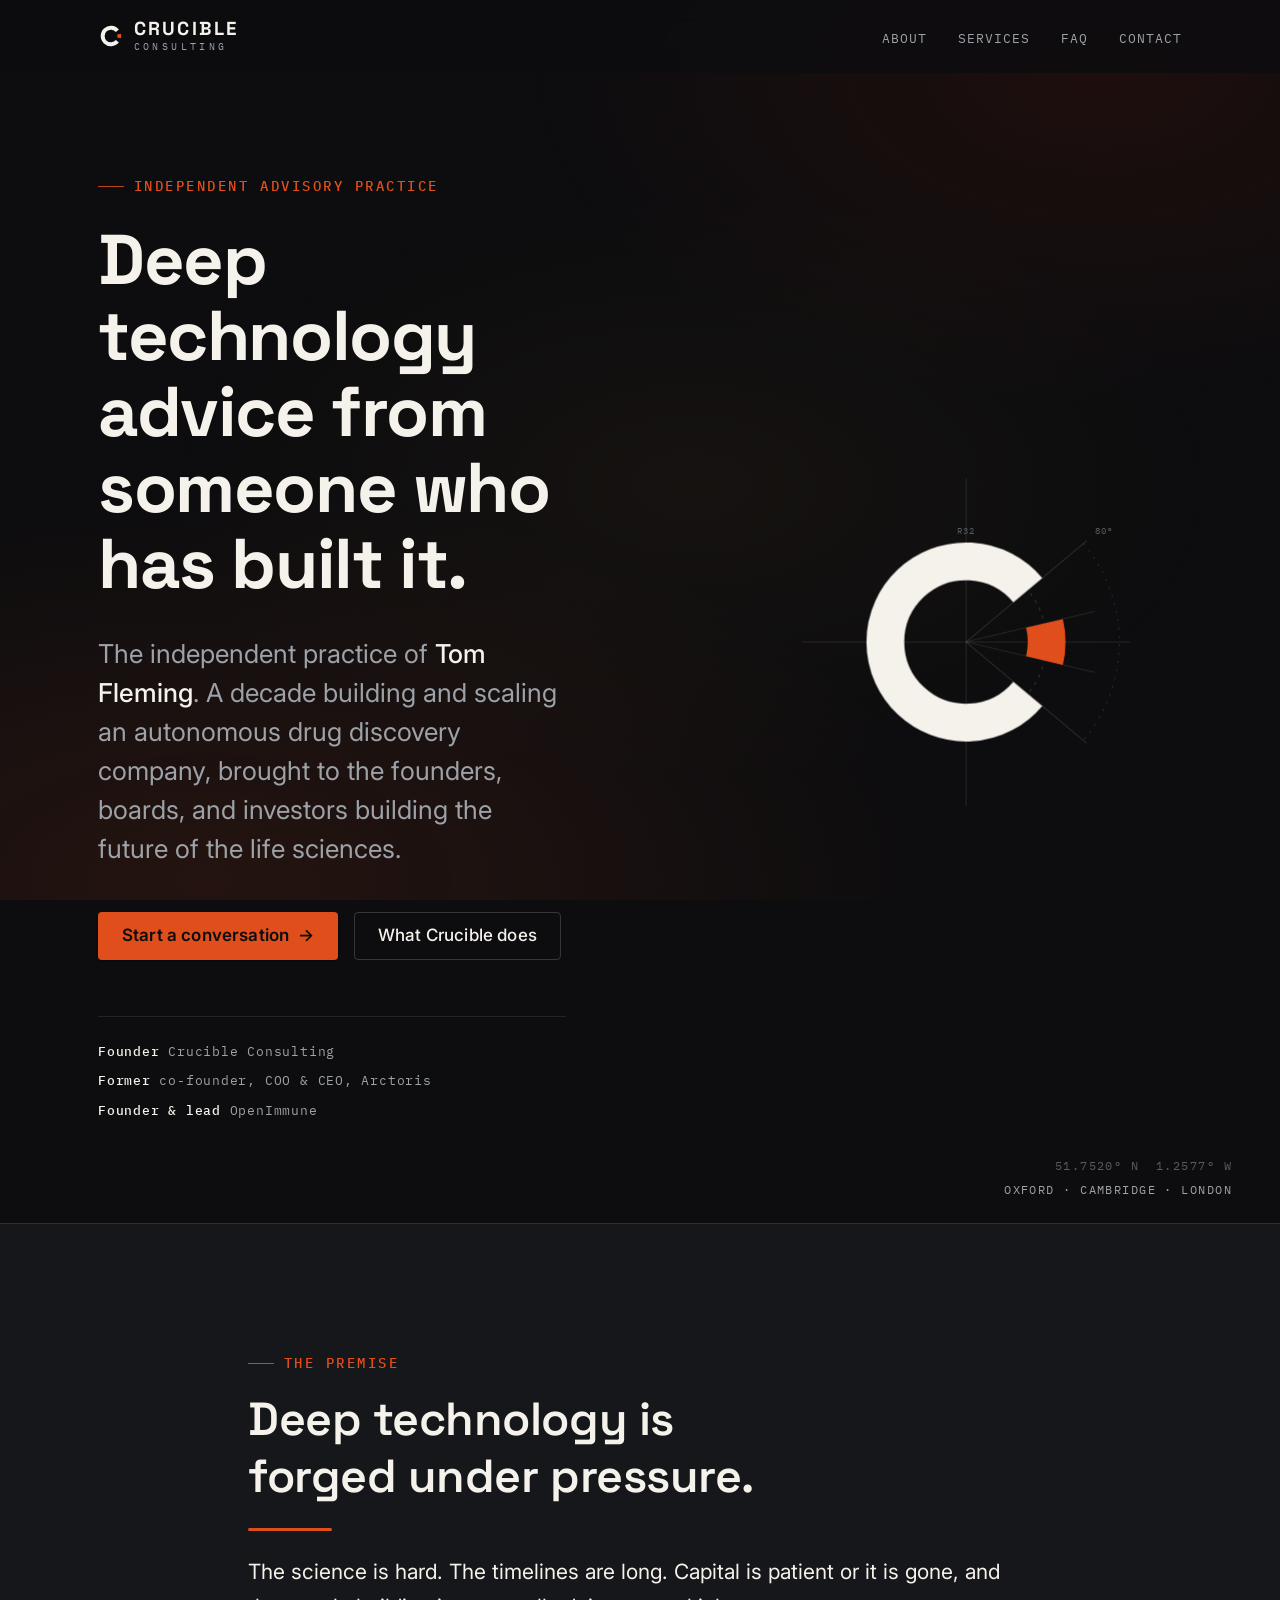
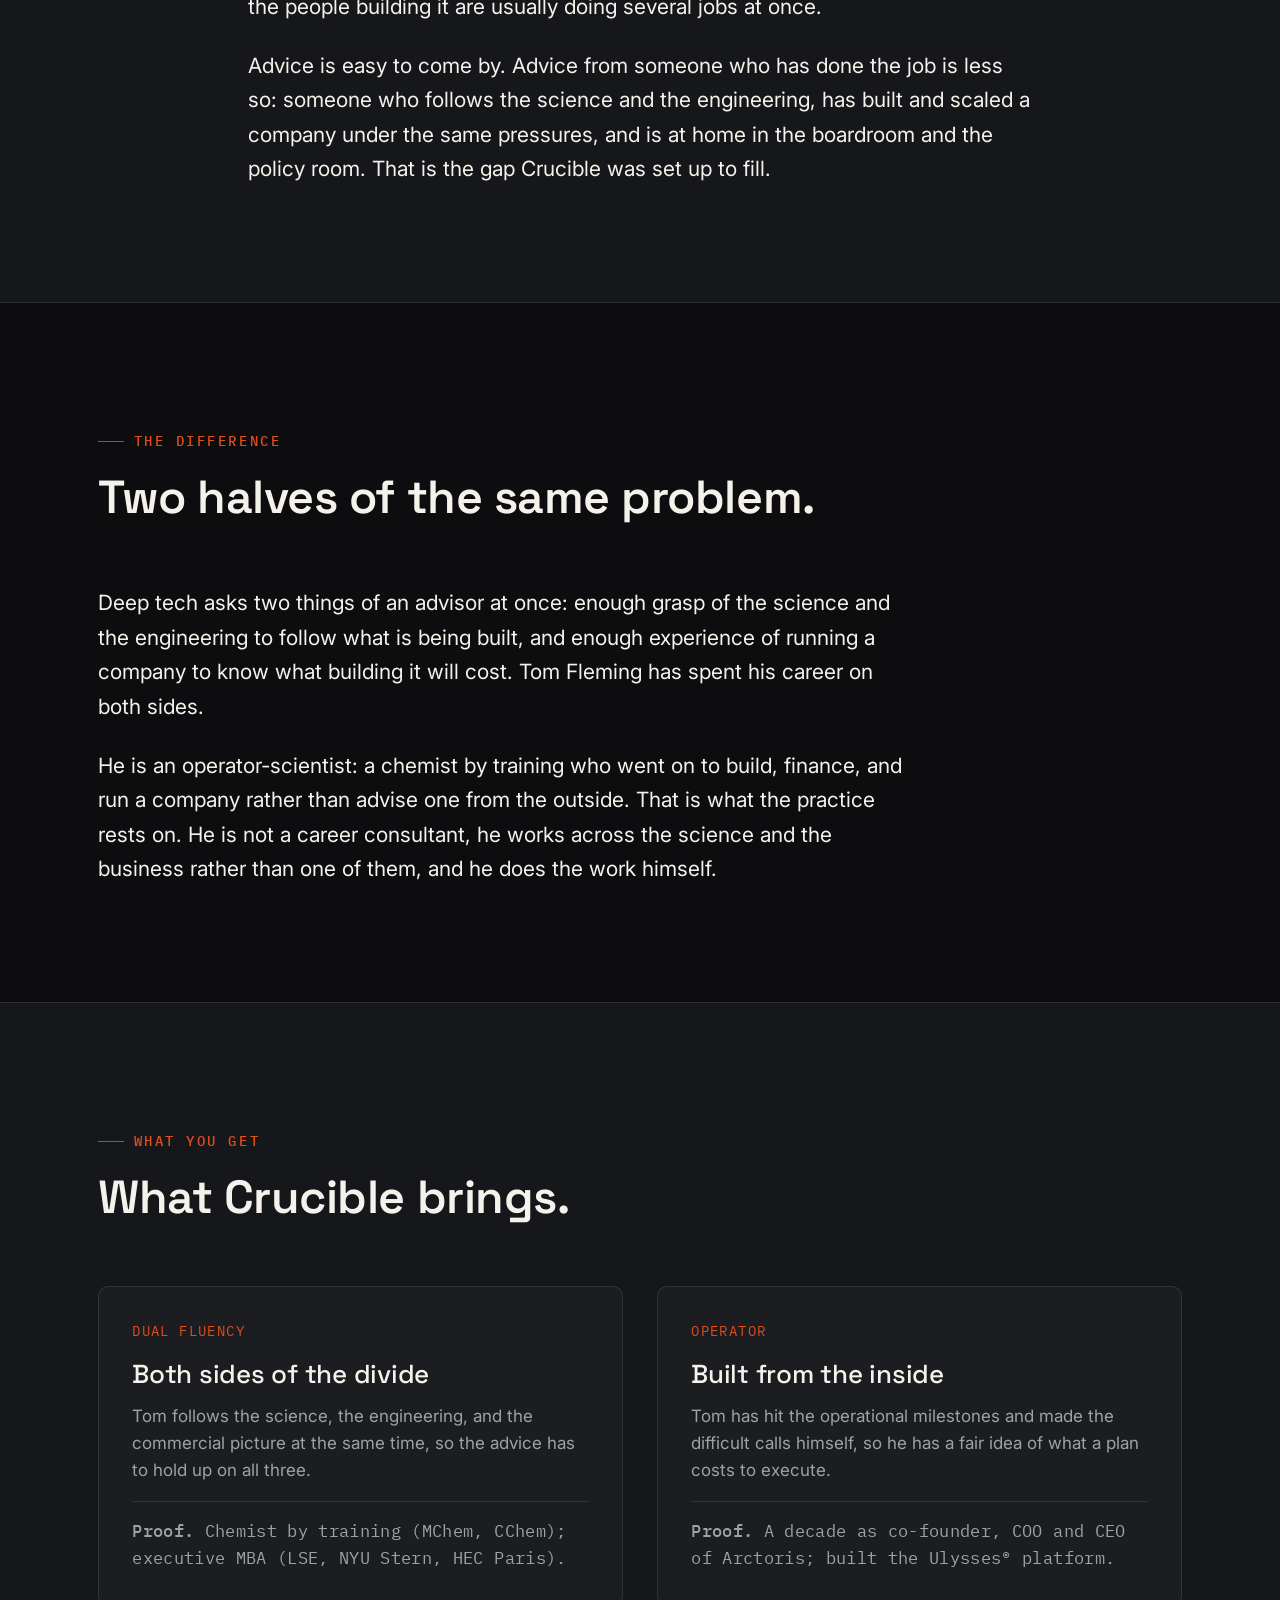
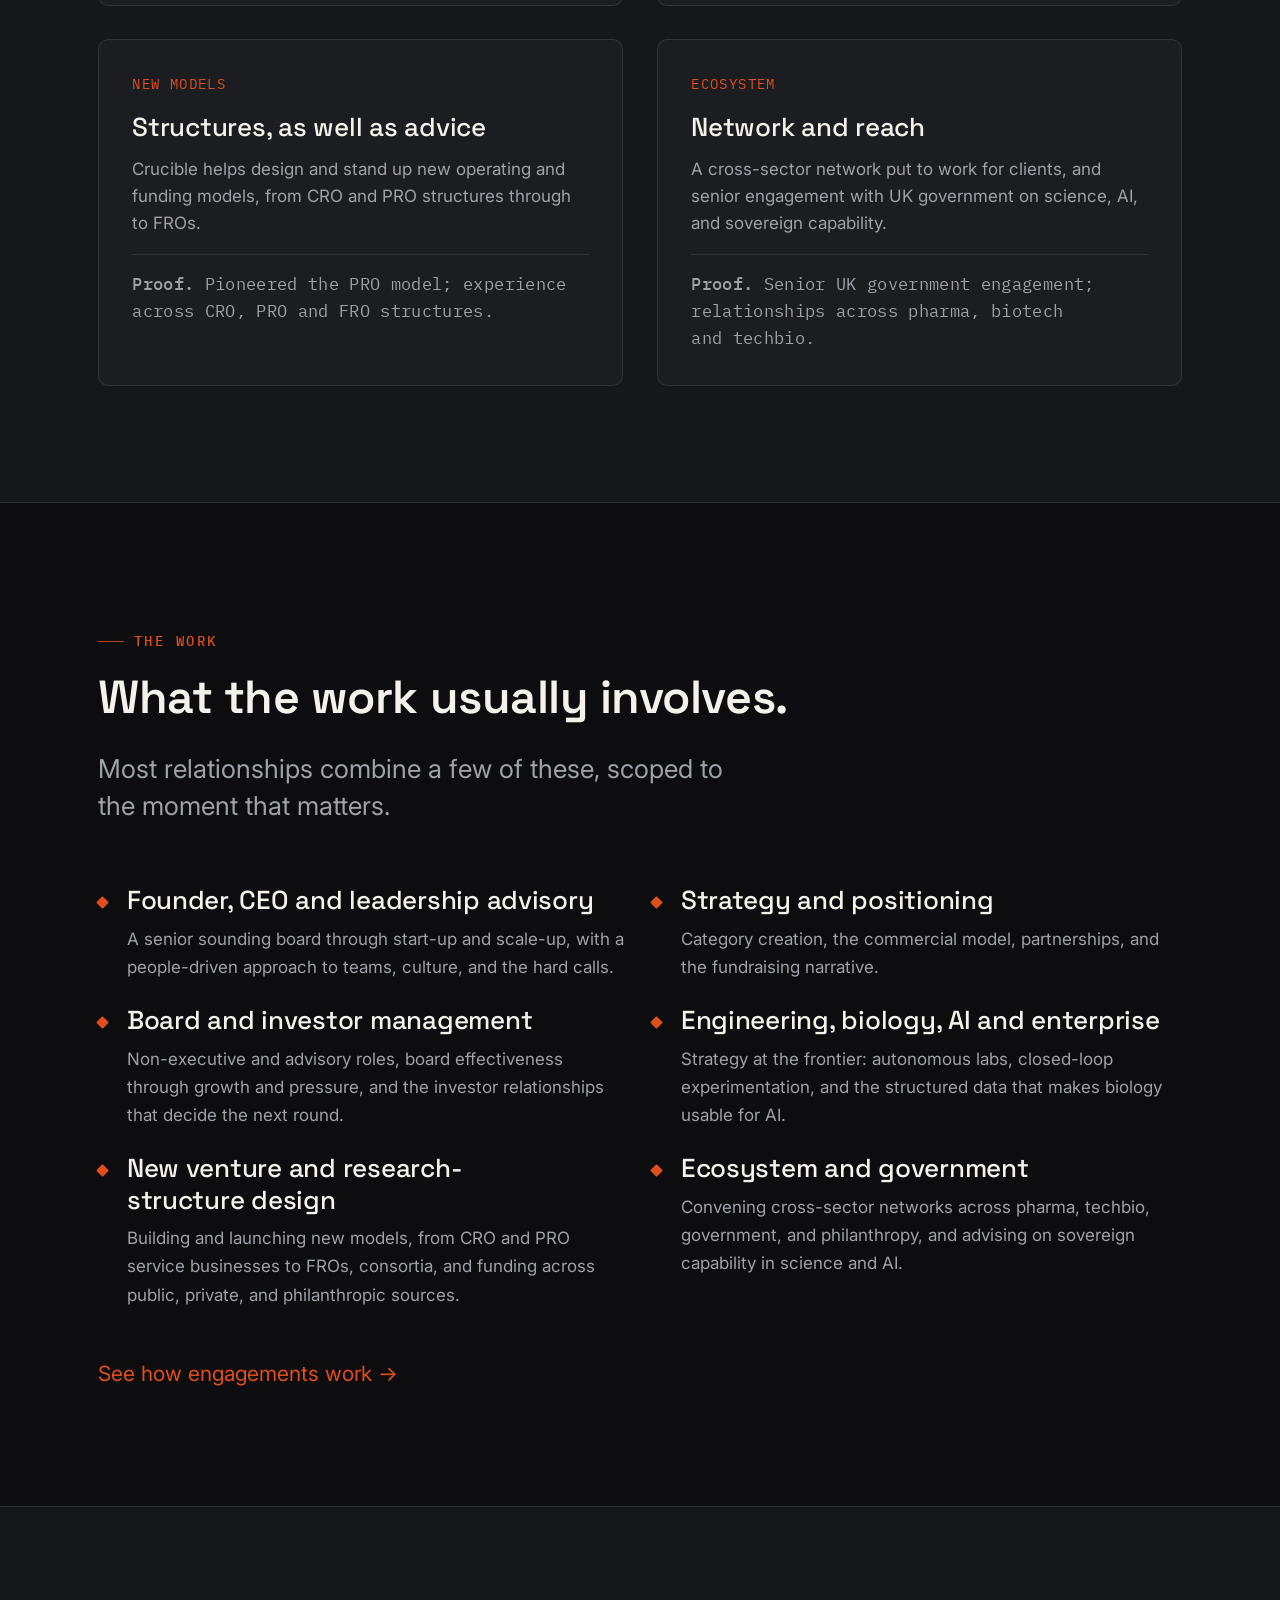
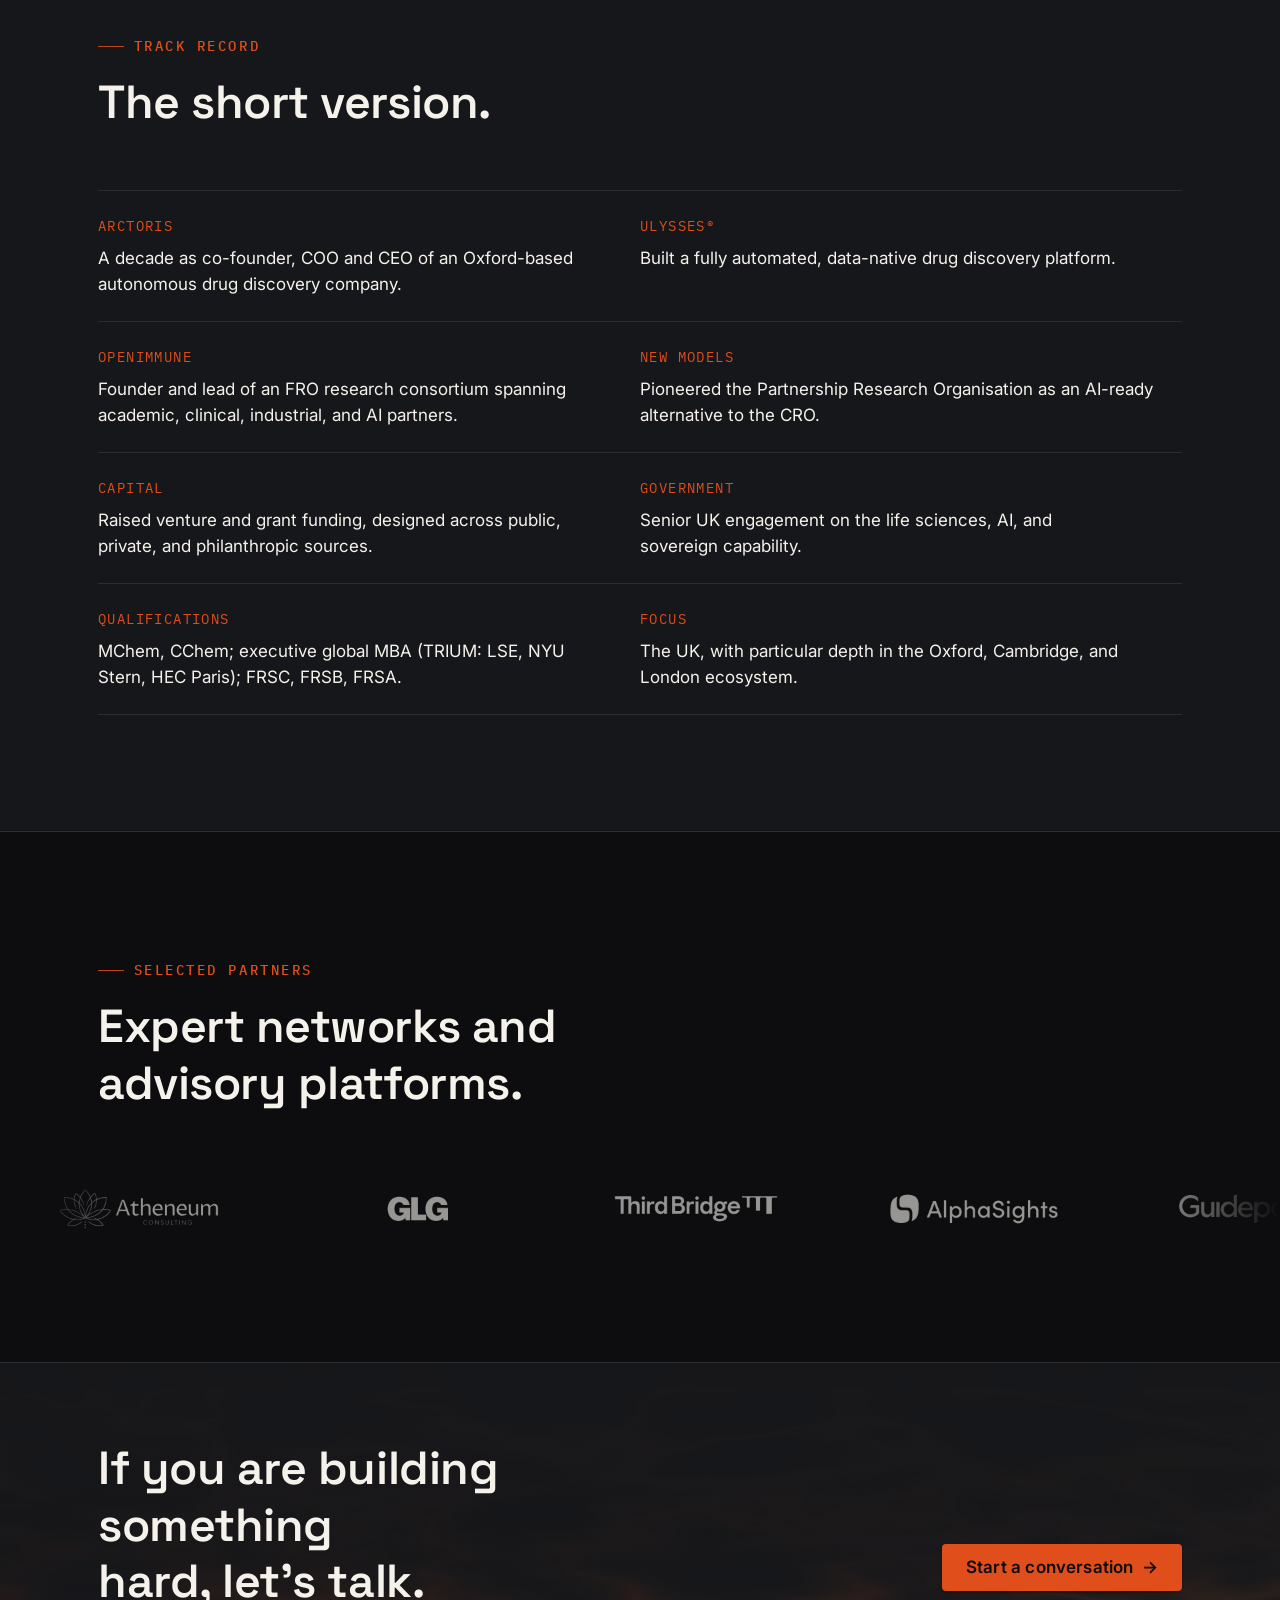
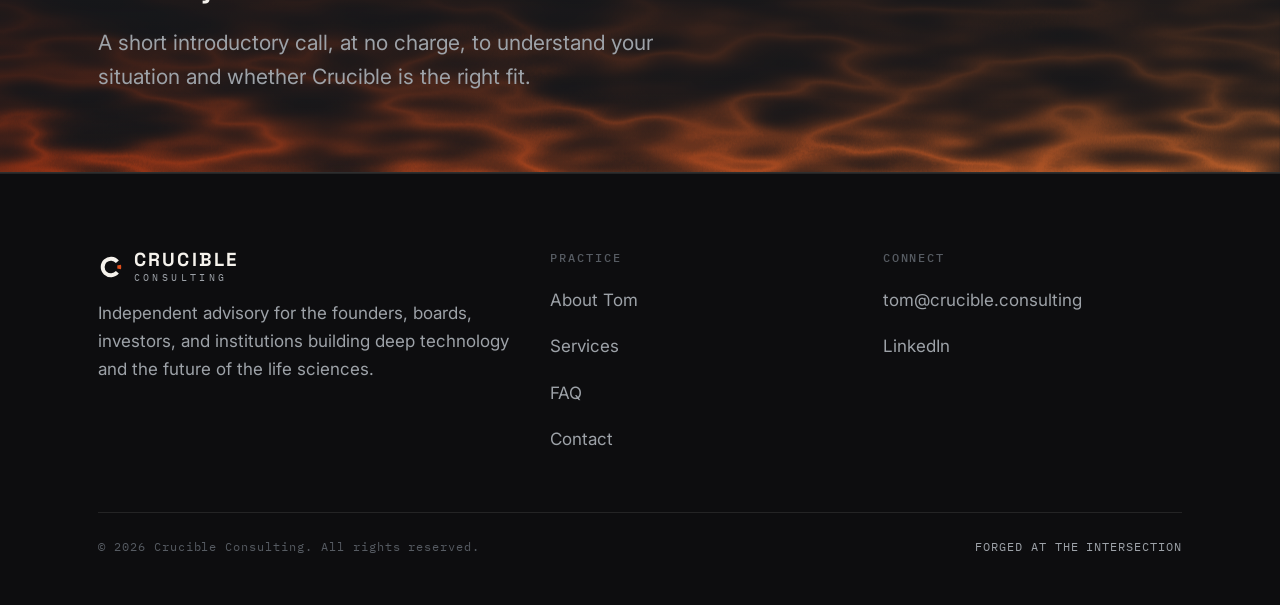
<file: index.html>
<!DOCTYPE html>
<html lang="en-GB">
<head>
<meta charset="utf-8">
<meta name="viewport" content="width=device-width, initial-scale=1">
<meta name="theme-color" content="#0D0D0F">
<title>Crucible Consulting — Advisory for deep technology</title>
<meta name="description" content="The independent advisory practice of Tom Fleming, who spent a decade building and running an autonomous drug discovery company.">
<link rel="canonical" href="https://crucible.consulting/">
<meta name="robots" content="index, follow, max-snippet:-1, max-image-preview:large, max-video-preview:-1">

<meta property="og:type" content="website">
<meta property="og:site_name" content="Crucible Consulting">
<meta property="og:title" content="Crucible Consulting — Advisory for deep technology">
<meta property="og:description" content="The independent advisory practice of Tom Fleming. Advisory for the people building deep technology and the future of the life sciences.">
<meta property="og:url" content="https://crucible.consulting/">
<meta property="og:image" content="https://crucible.consulting/assets/og-image.png">
<meta property="og:image:width" content="1200">
<meta property="og:image:height" content="630">
<meta property="og:image:alt" content="The Crucible Consulting mark and wordmark on deep black, with the line: Advisory for deep technology.">
<meta property="og:locale" content="en_GB">

<meta name="twitter:card" content="summary_large_image">
<meta name="twitter:title" content="Crucible Consulting — Advisory for deep technology">
<meta name="twitter:description" content="Independent advisory for the people building deep technology and the future of the life sciences.">
<meta name="twitter:image" content="https://crucible.consulting/assets/og-image.png">

<link rel="icon" href="assets/favicon.ico" sizes="any">
<link rel="icon" type="image/svg+xml" href="assets/brand/crucible-favicon.svg">
<link rel="icon" type="image/png" sizes="32x32" href="assets/favicon-32x32.png">
<link rel="apple-touch-icon" href="assets/apple-touch-icon.png">
<link rel="manifest" href="site.webmanifest">

<link rel="preconnect" href="https://fonts.googleapis.com">
<link rel="preconnect" href="https://fonts.gstatic.com" crossorigin>
<link rel="stylesheet" href="https://fonts.googleapis.com/css2?family=IBM+Plex+Mono:wght@400;500&family=Inter:wght@400;500;600&family=Space+Grotesk:wght@500;600;700&display=swap">

<link rel="stylesheet" href="css/styles.css">
<script>document.documentElement.classList.add('js-enabled');</script>

<script type="application/ld+json">
{
  "@context": "https://schema.org",
  "@type": "ProfessionalService",
  "@id": "https://crucible.consulting/#org",
  "name": "Crucible Consulting",
  "legalName": "Crucible Advisory Ltd",
  "description": "Independent advisory practice for the founders, boards, investors, and institutions building deep technology and the future of the life sciences.",
  "url": "https://crucible.consulting/",
  "logo": "https://crucible.consulting/assets/brand/crucible-mark-primary-on-dark.svg",
  "image": "https://crucible.consulting/assets/og-image.png",
  "email": "tom@crucible.consulting",
  "slogan": "Forged at the intersection",
  "areaServed": "GB",
  "sameAs": [
    "https://www.linkedin.com/company/crucible-advisory-ltd",
    "https://find-and-update.company-information.service.gov.uk/company/17270204"
  ],
  "knowsAbout": ["Deep technology", "Life sciences", "Drug discovery", "Artificial intelligence", "Autonomous laboratories", "Research organisation design", "Science and AI policy"],
  "founder": {
    "@type": "Person",
    "@id": "https://crucible.consulting/#tom",
    "name": "Tom Fleming",
    "sameAs": "https://www.linkedin.com/in/tomfleming/"
  }
}
</script>
</head>
<body>
<a class="skip-link" href="#main">Skip to content</a>

<header class="site-header">
  <div class="container">
    <nav class="nav" aria-label="Primary">
      <a class="wordmark" href="index.html" aria-label="Crucible Consulting, home">
        <svg class="wordmark__mark mark" viewBox="0 0 100 100" aria-hidden="true" focusable="false">
          <path class="mark__c" d="M 74.513 70.569 A 32 32 0 1 1 74.513 29.431" fill="none" stroke-width="15"/>
          <path class="mark__arc" d="M 73.84 44.35 L 88.435 40.891 A 39.5 39.5 0 0 1 88.435 59.109 L 73.84 55.65 A 24.5 24.5 0 0 0 73.84 44.35 Z"/>
        </svg>
        <span class="wordmark__lockup">
          <span class="wordmark__type">CRUCIBLE</span>
          <span class="wordmark__sub">Consulting</span>
        </span>
      </a>
      <button class="nav__toggle" type="button" aria-expanded="false" aria-controls="nav-links" aria-label="Open menu">
        <span class="nav__toggle-bars" aria-hidden="true"><span></span><span></span><span></span></span>
      </button>
      <ul class="nav__links" id="nav-links">
        <li><a class="nav__link" href="about.html">About</a></li>
        <li><a class="nav__link" href="services.html">Services</a></li>
        <li><a class="nav__link" href="faq.html">FAQ</a></li>
        <li><a class="nav__link" href="contact.html">Contact</a></li>
      </ul>
    </nav>
  </div>
</header>

<main id="main">

  <!-- Hero -->
  <section class="hero">
    <div class="container">
      <div class="hero__grid">
        <div class="hero__content">
          <p class="eyebrow hero__animate d1">Independent advisory practice</p>
          <h1 class="hero__animate d2">Deep technology advice from someone who has <span style="white-space:nowrap;">built it.</span></h1>
          <p class="hero__lead hero__animate d3">The independent practice of <strong>Tom Fleming</strong>. A decade building and scaling an autonomous drug discovery company, brought to the founders, boards, and investors building the future of the life sciences.</p>
          <div class="hero__cta cta-row hero__animate d4">
            <a class="btn btn--primary" href="contact.html">Start a conversation <span class="btn__arrow" aria-hidden="true">&rarr;</span></a>
            <a class="btn btn--ghost" href="services.html">What Crucible does</a>
          </div>
          <div class="hero__meta hero__animate d4">
            <span><b>Founder</b>&nbsp;Crucible Consulting</span>
            <span><b>Former</b>&nbsp;co-founder, COO &amp; CEO, Arctoris</span>
            <span><b>Founder &amp; lead</b>&nbsp;OpenImmune</span>
          </div>
        </div>

        <div class="hero__figure-wrap" aria-hidden="true">
          <svg class="mark mark--construct" viewBox="0 0 400 400" xmlns="http://www.w3.org/2000/svg" aria-hidden="true" focusable="false">
            <g class="mark__guides">
              <circle class="mark__guide mark__guide--circle" cx="200" cy="200" r="76.8" fill="none" stroke-width="1"/>
              <path class="mark__guide" d="M 44 200 H 356" />
              <path class="mark__guide" d="M 200 44 V 356" />
              <path class="mark__guide mark__guide--mouth" d="M 200 200 L 314.91 103.58" />
              <path class="mark__guide mark__guide--mouth" d="M 200 200 L 314.91 296.42" />
              <path class="mark__guide" d="M 200 200 L 322.6 170.94" />
              <path class="mark__guide" d="M 200 200 L 322.6 229.06" />
              <path class="mark__guide mark__guide--arc" d="M 311.84 106.15 A 146 146 0 0 1 311.84 293.85" fill="none"/>
            </g>
            <path class="mark__c" d="M 258.83 249.37 A 76.8 76.8 0 1 1 258.83 150.63" fill="none" stroke-width="36"/>
            <path class="mark__arc" d="M 257.22 186.44 L 292.24 178.14 A 94.8 94.8 0 0 1 292.24 221.86 L 257.22 213.56 A 58.8 58.8 0 0 0 257.22 186.44 Z"/>
            <g class="mark__labels">
              <text class="mark__label" x="200" y="97.2" text-anchor="middle">R32</text>
              <text class="mark__label" x="322.57" y="97.15">80&#176;</text>
            </g>
          </svg>
        </div>
      </div>
    </div>
    <div class="hero__coords" aria-hidden="true">
      <p class="annotation">51.7520&deg; N&nbsp;&nbsp;1.2577&deg; W</p>
      <p class="annotation" style="color:var(--ash);margin-top:4px;">Oxford &middot; Cambridge &middot; London</p>
    </div>
  </section>

  <!-- The premise -->
  <section class="section section--panel">
    <div class="container container--narrow">
      <div class="reveal">
        <p class="eyebrow">The premise</p>
        <h2 style="margin-top:var(--sp-4);max-width:18ch;">Deep technology is forged under pressure.</h2>
        <div class="rule"></div>
        <div class="prose">
          <p>The science is hard. The timelines are long. Capital is patient or it is gone, and the people building it are usually doing several jobs at once.</p>
          <p>Advice is easy to come by. Advice from someone who has done the job is less so: someone who follows the science and the engineering, has built and scaled a company under the same pressures, and is at home in the boardroom and the policy room. That is the gap Crucible was set up to fill.</p>
        </div>
      </div>
    </div>
  </section>

  <!-- The difference / wedge -->
  <section class="section">
    <div class="container">
      <div class="section-head reveal">
        <p class="eyebrow">The difference</p>
        <h2>Two halves of the same problem.</h2>
      </div>
      <div class="prose reveal" style="max-width:62ch;">
        <p>Deep tech asks two things of an advisor at once: enough grasp of the science and the engineering to follow what is being built, and enough experience of running a company to know what building it will cost. Tom Fleming has spent his career on both sides.</p>
        <p>He is an operator-scientist: a chemist by training who went on to build, finance, and run a company rather than advise one from the outside. That is what the practice rests on. He is not a career consultant, he works across the science and the business rather than one of them, and he does the work himself.</p>
      </div>
    </div>
  </section>

  <!-- Value propositions -->
  <section class="section section--panel">
    <div class="container">
      <div class="section-head reveal">
        <p class="eyebrow">What you get</p>
        <h2>What Crucible brings.</h2>
      </div>
      <div class="grid grid--4">
        <article class="card reveal" data-delay="1">
          <span class="card__kicker">Dual fluency</span>
          <h3>Both sides of the divide</h3>
          <p>Tom follows the science, the engineering, and the commercial picture at the same time, so the advice has to hold up on all three.</p>
          <p class="card__proof"><b>Proof.</b> Chemist by training (MChem, CChem); executive MBA (LSE, NYU Stern, HEC Paris).</p>
        </article>
        <article class="card reveal" data-delay="2">
          <span class="card__kicker">Operator</span>
          <h3>Built from the inside</h3>
          <p>Tom has hit the operational milestones and made the difficult calls himself, so he has a fair idea of what a plan costs to execute.</p>
          <p class="card__proof"><b>Proof.</b> A decade as co-founder, COO and CEO of Arctoris; built the Ulysses&reg; platform.</p>
        </article>
        <article class="card reveal" data-delay="3">
          <span class="card__kicker">New models</span>
          <h3>Structures, as well as advice</h3>
          <p>Crucible helps design and stand up new operating and funding models, from CRO and PRO structures through to FROs.</p>
          <p class="card__proof"><b>Proof.</b> Pioneered the PRO model; experience across CRO, PRO and FRO structures.</p>
        </article>
        <article class="card reveal" data-delay="4">
          <span class="card__kicker">Ecosystem</span>
          <h3>Network and reach</h3>
          <p>A cross-sector network put to work for clients, and senior engagement with UK government on science, AI, and sovereign capability.</p>
          <p class="card__proof"><b>Proof.</b> Senior UK government engagement; relationships across pharma, biotech and techbio.</p>
        </article>
      </div>
    </div>
  </section>

  <!-- The work -->
  <section class="section">
    <div class="container">
      <div class="section-head reveal">
        <p class="eyebrow">The work</p>
        <h2>What the work usually involves.</h2>
        <p class="lead">Most relationships combine a few of these, scoped to the moment that matters.</p>
      </div>
      <ul class="feature-list grid grid--2">
        <li class="reveal" data-delay="1">
          <h3>Founder, CEO and leadership advisory</h3>
          <p>A senior sounding board through start-up and scale-up, with a people-driven approach to teams, culture, and the hard calls.</p>
        </li>
        <li class="reveal" data-delay="1">
          <h3>Strategy and positioning</h3>
          <p>Category creation, the commercial model, partnerships, and the fundraising narrative.</p>
        </li>
        <li class="reveal" data-delay="2">
          <h3>Board and investor management</h3>
          <p>Non-executive and advisory roles, board effectiveness through growth and pressure, and the investor relationships that decide the next round.</p>
        </li>
        <li class="reveal" data-delay="2">
          <h3>Engineering, biology, AI and enterprise</h3>
          <p>Strategy at the frontier: autonomous labs, closed-loop experimentation, and the structured data that makes biology usable for AI.</p>
        </li>
        <li class="reveal" data-delay="3">
          <h3>New venture and research-structure design</h3>
          <p>Building and launching new models, from CRO and PRO service businesses to FROs, consortia, and funding across public, private, and philanthropic sources.</p>
        </li>
        <li class="reveal" data-delay="3">
          <h3>Ecosystem and government</h3>
          <p>Convening cross-sector networks across pharma, techbio, government, and philanthropy, and advising on sovereign capability in science and AI.</p>
        </li>
      </ul>
      <p class="reveal" style="margin-top:var(--sp-7);">
        <a class="link" href="services.html">See how engagements work &rarr;</a>
      </p>
    </div>
  </section>

  <!-- Track record -->
  <section class="section section--panel">
    <div class="container">
      <div class="section-head reveal">
        <p class="eyebrow">Track record</p>
        <h2>The short version.</h2>
      </div>
      <ul class="facts reveal">
        <li>
          <p class="fact__label">Arctoris</p>
          <p class="fact__value">A decade as co-founder, COO and CEO of an Oxford-based autonomous drug discovery company.</p>
        </li>
        <li>
          <p class="fact__label">Ulysses&reg;</p>
          <p class="fact__value">Built a fully automated, data-native drug discovery platform.</p>
        </li>
        <li>
          <p class="fact__label">OpenImmune</p>
          <p class="fact__value">Founder and lead of an FRO research consortium spanning academic, clinical, industrial, and AI partners.</p>
        </li>
        <li>
          <p class="fact__label">New models</p>
          <p class="fact__value">Pioneered the Partnership Research Organisation as an AI-ready alternative to the CRO.</p>
        </li>
        <li>
          <p class="fact__label">Capital</p>
          <p class="fact__value">Raised venture and grant funding, designed across public, private, and philanthropic sources.</p>
        </li>
        <li>
          <p class="fact__label">Government</p>
          <p class="fact__value">Senior UK engagement on the life sciences, AI, and sovereign capability.</p>
        </li>
        <li>
          <p class="fact__label">Qualifications</p>
          <p class="fact__value">MChem, CChem; executive global MBA (TRIUM: LSE, NYU Stern, HEC Paris); FRSC, FRSB, FRSA.</p>
        </li>
        <li>
          <p class="fact__label">Focus</p>
          <p class="fact__value">The UK, with particular depth in the Oxford, Cambridge, and London ecosystem.</p>
        </li>
      </ul>
    </div>
  </section>

  <!-- Selected partners -->
  <section class="section" aria-labelledby="partners-heading">
    <div class="container">
      <div class="section-head reveal">
        <p class="eyebrow">Selected partners</p>
        <h2 id="partners-heading">Expert networks and advisory platforms.</h2>
      </div>
    </div>
    <!-- Full bleed by design: the strip runs past the container and is faded
         out at both edges by the mask in section 10 of css/styles.css. The
         second set is a visual duplicate that makes the loop seamless. Any
         change to one set must be made to the other. -->
    <div class="partners reveal">
      <div class="partners__track">
        <ul class="partners__set">
          <li class="partners__item"><img class="partners__logo" src="assets/img/partners/atheneum.png" alt="Atheneum Consulting" width="176" height="44" loading="lazy" decoding="async"></li>
          <li class="partners__item"><img class="partners__logo" src="assets/img/partners/glg.png" alt="GLG" width="176" height="44" loading="lazy" decoding="async"></li>
          <li class="partners__item"><img class="partners__logo" src="assets/img/partners/third-bridge.png" alt="Third Bridge" width="176" height="44" loading="lazy" decoding="async"></li>
          <li class="partners__item"><img class="partners__logo" src="assets/img/partners/alphasights.png" alt="AlphaSights" width="176" height="44" loading="lazy" decoding="async"></li>
          <li class="partners__item"><img class="partners__logo" src="assets/img/partners/guidepoint.png" alt="Guidepoint" width="176" height="44" loading="lazy" decoding="async"></li>
        </ul>
        <ul class="partners__set partners__set--dupe" aria-hidden="true">
          <li class="partners__item"><img class="partners__logo" src="assets/img/partners/atheneum.png" alt="" width="176" height="44" loading="lazy" decoding="async"></li>
          <li class="partners__item"><img class="partners__logo" src="assets/img/partners/glg.png" alt="" width="176" height="44" loading="lazy" decoding="async"></li>
          <li class="partners__item"><img class="partners__logo" src="assets/img/partners/third-bridge.png" alt="" width="176" height="44" loading="lazy" decoding="async"></li>
          <li class="partners__item"><img class="partners__logo" src="assets/img/partners/alphasights.png" alt="" width="176" height="44" loading="lazy" decoding="async"></li>
          <li class="partners__item"><img class="partners__logo" src="assets/img/partners/guidepoint.png" alt="" width="176" height="44" loading="lazy" decoding="async"></li>
        </ul>
      </div>
    </div>
  </section>

  <!-- CTA -->
  <section class="cta-band cta-band--forged">
    <!-- The cooling crust. Home page only: this is the one section on the
         site that carries an image rather than atmosphere. Styles in
         section 13 of css/styles.css. -->
    <div class="crust" aria-hidden="true">
      <svg viewBox="0 0 1200 420" preserveAspectRatio="xMidYMid slice" focusable="false">
        <defs>
          <linearGradient id="crust-flow" x1="0" y1="0" x2="1" y2="0">
            <stop offset="0"    stop-color="#8E1B06"/>
            <stop offset="0.38" stop-color="#E04E1B"/>
            <stop offset="0.72" stop-color="#FF7A2F"/>
            <stop offset="1"    stop-color="#FBBF77"/>
          </linearGradient>
          <!-- Fades the veins out towards the top. The stops are Graphite 2
               because that is the CTA band's own background. -->
          <linearGradient id="crust-fade" x1="0" y1="0" x2="0" y2="1">
            <stop offset="0"    stop-color="#16171A" stop-opacity="1"/>
            <stop offset="0.5"  stop-color="#16171A" stop-opacity="0.97"/>
            <stop offset="0.78" stop-color="#16171A" stop-opacity="0.72"/>
            <stop offset="1"    stop-color="#16171A" stop-opacity="0.2"/>
          </linearGradient>
          <!-- Ridge noise: the table 0 1 0 turns the midpoint of the
               turbulence into a bright line, which reads as a crack. The
               gamma pass thins the cracks down to veins. -->
          <filter id="crust-veins" x="0" y="0" width="100%" height="100%" color-interpolation-filters="sRGB">
            <feTurbulence type="fractalNoise" baseFrequency="0.005 0.017" numOctaves="3" seed="17" result="n"/>
            <feColorMatrix in="n" type="matrix" values="0.34 0.34 0.34 0 0
                                                        0.34 0.34 0.34 0 0
                                                        0.34 0.34 0.34 0 0
                                                        0    0    0    0 1"/>
            <feComponentTransfer>
              <feFuncR type="table" tableValues="0 1 0"/>
              <feFuncG type="table" tableValues="0 1 0"/>
              <feFuncB type="table" tableValues="0 1 0"/>
            </feComponentTransfer>
            <feComponentTransfer>
              <feFuncR type="gamma" amplitude="1" exponent="7" offset="0"/>
              <feFuncG type="gamma" amplitude="1" exponent="7" offset="0"/>
              <feFuncB type="gamma" amplitude="1" exponent="7" offset="0"/>
            </feComponentTransfer>
          </filter>
          <mask id="crust-mask" maskUnits="userSpaceOnUse" x="0" y="0" width="1200" height="420">
            <rect width="1200" height="420" filter="url(#crust-veins)"/>
          </mask>
        </defs>
        <g class="crust__breathe">
          <g mask="url(#crust-mask)">
            <g class="crust__drift">
              <rect x="-600" y="0" width="2400" height="420" fill="url(#crust-flow)"/>
            </g>
          </g>
        </g>
        <rect width="1200" height="420" fill="url(#crust-fade)"/>
      </svg>
    </div>
    <div class="container section--tight">
      <div class="cta-band__inner reveal">
        <div>
          <h2>If you are building something hard, let&rsquo;s talk.</h2>
          <p>A short introductory call, at no charge, to understand your situation and whether Crucible is the right fit.</p>
        </div>
        <a class="btn btn--primary" href="contact.html">Start a conversation <span class="btn__arrow" aria-hidden="true">&rarr;</span></a>
      </div>
    </div>
  </section>

</main>

<footer class="site-footer">
  <div class="container">
    <div class="footer__top">
      <div class="footer__brand">
        <a class="wordmark" href="index.html" aria-label="Crucible Consulting, home">
          <svg class="wordmark__mark mark" viewBox="0 0 100 100" aria-hidden="true" focusable="false">
            <path class="mark__c" d="M 74.513 70.569 A 32 32 0 1 1 74.513 29.431" fill="none" stroke-width="15"/>
            <path class="mark__arc" d="M 73.84 44.35 L 88.435 40.891 A 39.5 39.5 0 0 1 88.435 59.109 L 73.84 55.65 A 24.5 24.5 0 0 0 73.84 44.35 Z"/>
          </svg>
          <span class="wordmark__lockup">
            <span class="wordmark__type">CRUCIBLE</span>
            <span class="wordmark__sub">Consulting</span>
          </span>
        </a>
        <p>Independent advisory for the founders, boards, investors, and institutions building deep technology and the future of the life sciences.</p>
      </div>
      <div class="footer__col">
        <h4>Practice</h4>
        <ul>
          <li><a href="about.html">About Tom</a></li>
          <li><a href="services.html">Services</a></li>
          <li><a href="faq.html">FAQ</a></li>
          <li><a href="contact.html">Contact</a></li>
        </ul>
      </div>
      <div class="footer__col">
        <h4>Connect</h4>
        <ul>
          <li><a href="mailto:tom@crucible.consulting">tom@crucible.consulting</a></li>
          <li><a href="https://www.linkedin.com/in/tomfleming/" rel="me noopener" target="_blank">LinkedIn</a></li>
        </ul>
      </div>
    </div>
    <div class="footer__bottom">
      <p>&copy; 2026 Crucible Consulting. All rights reserved.</p>
      <span class="footer__tag">Forged at the intersection</span>
    </div>
  </div>
</footer>

<script src="js/main.js" defer></script>
</body>
</html>
</file>
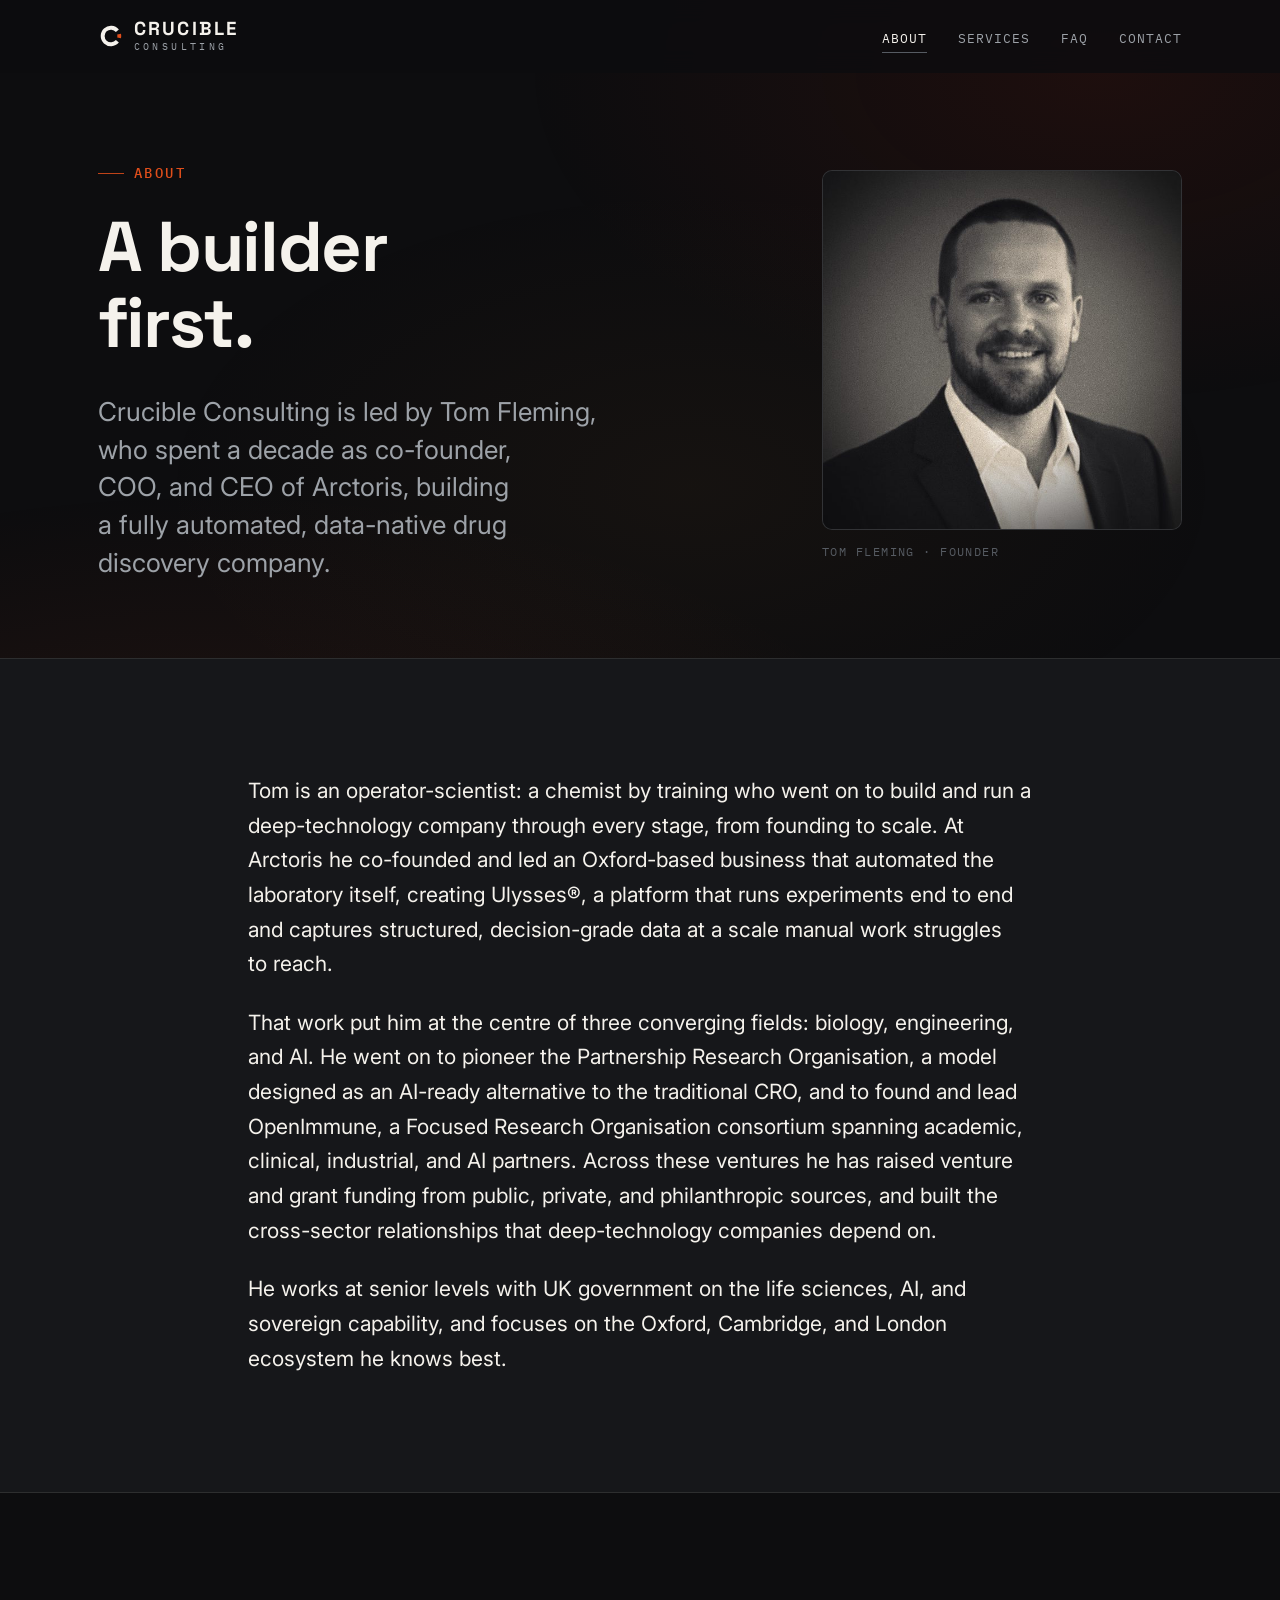
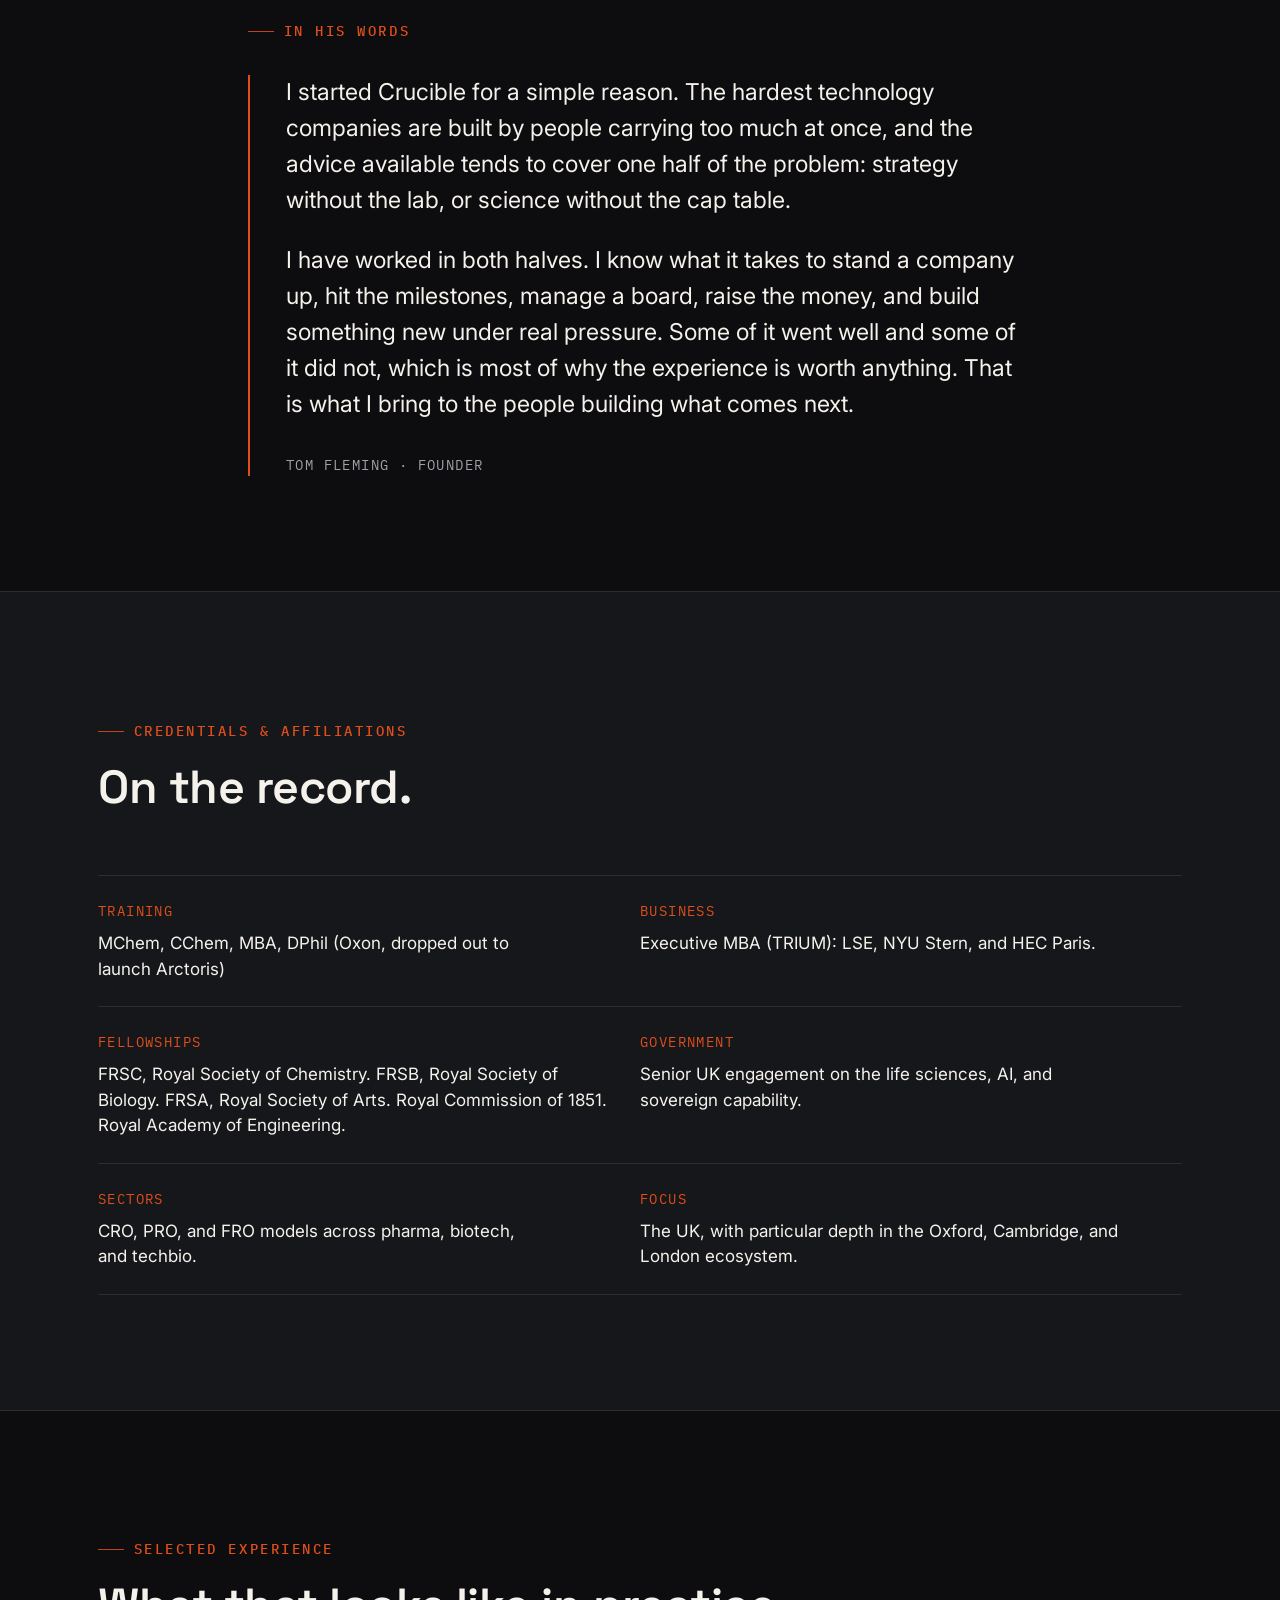
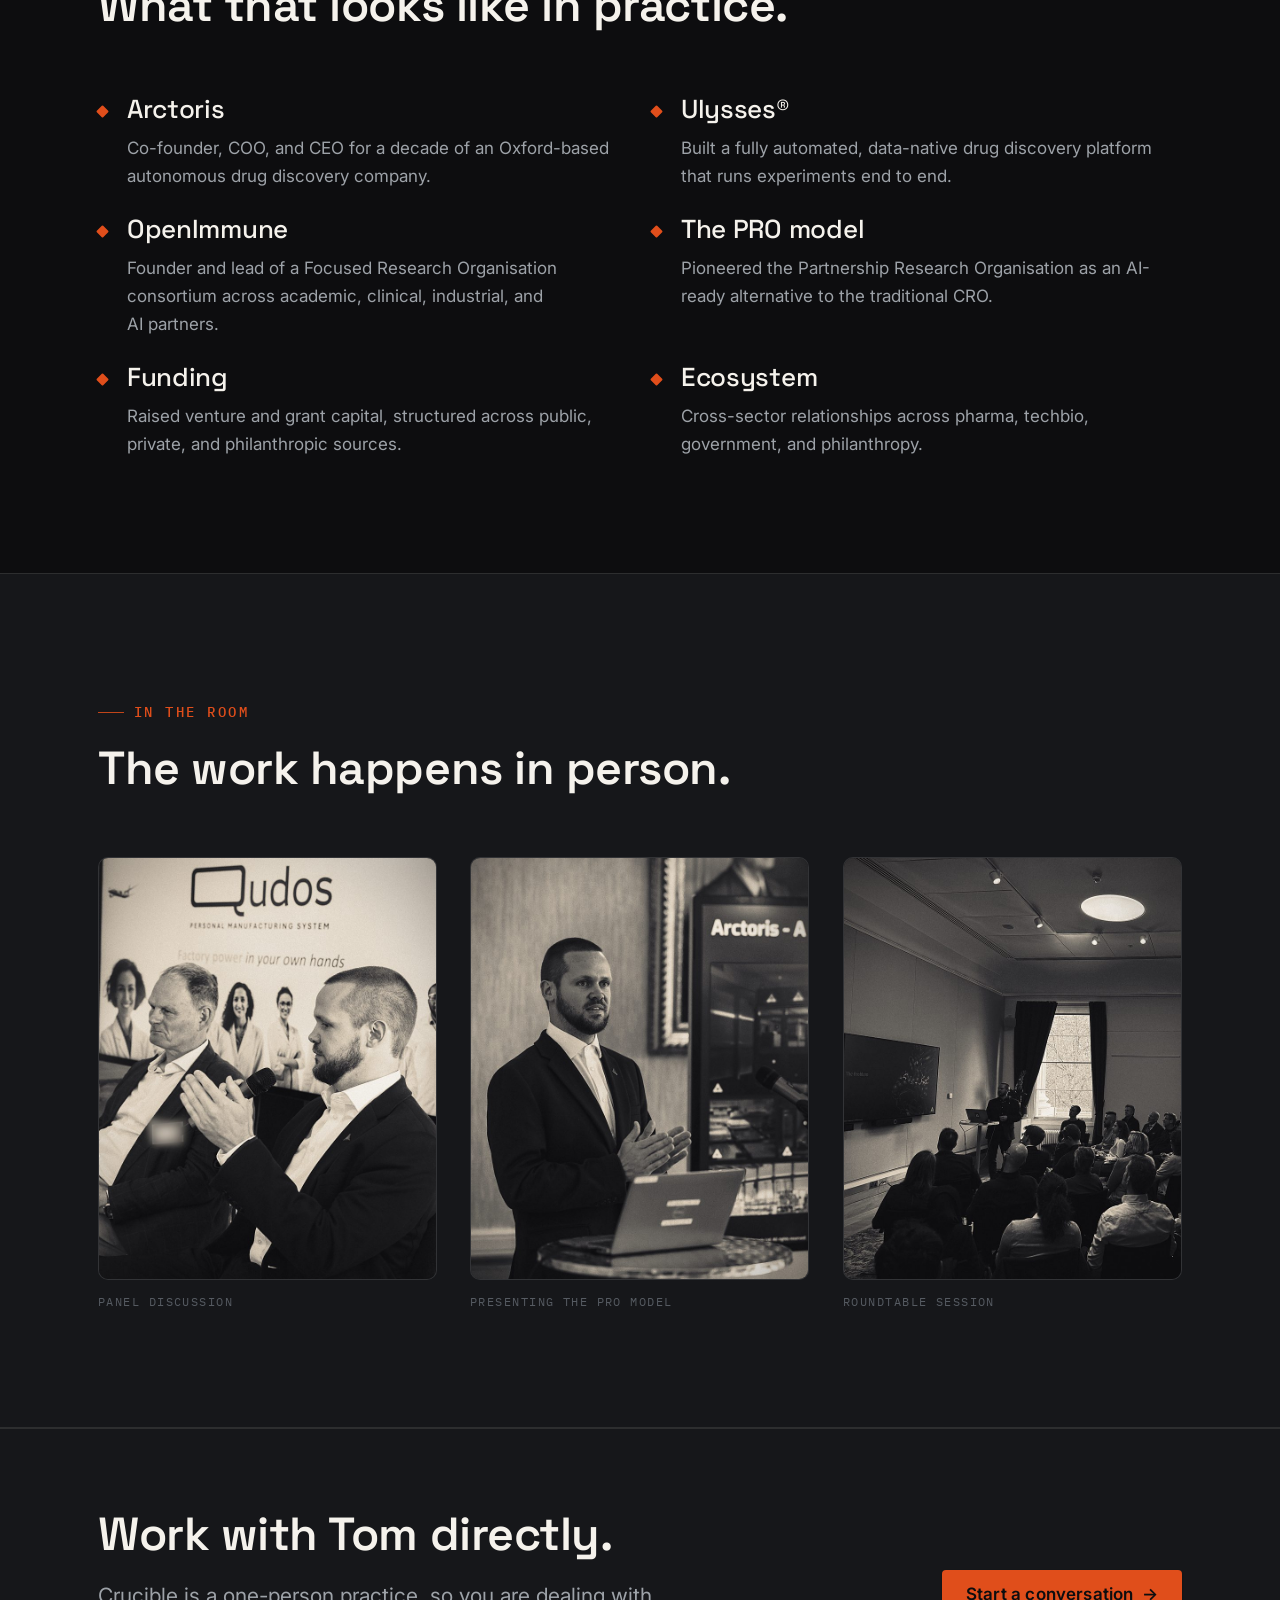
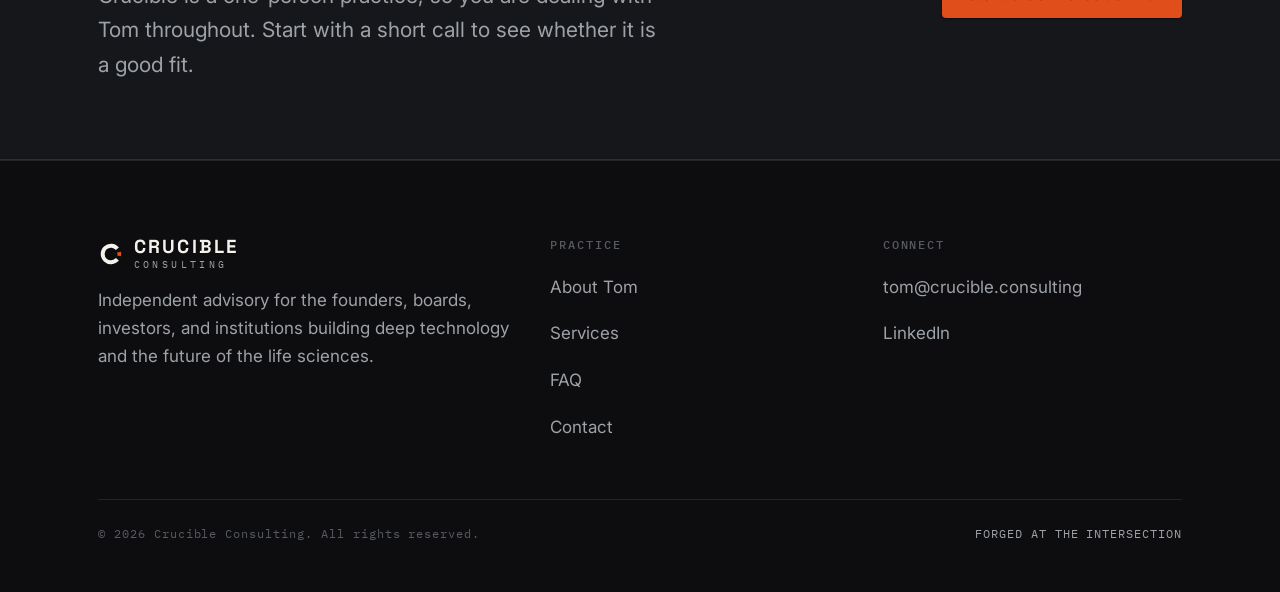
<file: about.html>
<!DOCTYPE html>
<html lang="en-GB">
<head>
<meta charset="utf-8">
<meta name="viewport" content="width=device-width, initial-scale=1">
<meta name="theme-color" content="#0D0D0F">
<title>About Tom Fleming — Crucible Consulting</title>
<meta name="description" content="Crucible Consulting is led by Tom Fleming, an operator-scientist who spent a decade as co-founder, COO, and CEO of an autonomous drug discovery company.">
<link rel="canonical" href="https://crucible.consulting/about.html">
<meta name="robots" content="index, follow, max-snippet:-1, max-image-preview:large, max-video-preview:-1">

<meta property="og:type" content="profile">
<meta property="og:site_name" content="Crucible Consulting">
<meta property="og:title" content="About Tom Fleming — Crucible Consulting">
<meta property="og:description" content="An operator-scientist who built and scaled a deep-technology company, now advising the founders, boards, and investors building the future of the life sciences.">
<meta property="og:url" content="https://crucible.consulting/about.html">
<meta property="og:image" content="https://crucible.consulting/assets/og-image.png">
<meta property="og:image:width" content="1200">
<meta property="og:image:height" content="630">
<meta property="og:locale" content="en_GB">

<meta name="twitter:card" content="summary_large_image">
<meta name="twitter:title" content="About Tom Fleming — Crucible Consulting">
<meta name="twitter:description" content="An operator-scientist who built and scaled a deep-technology company.">
<meta name="twitter:image" content="https://crucible.consulting/assets/og-image.png">

<link rel="icon" href="assets/favicon.ico" sizes="any">
<link rel="icon" type="image/svg+xml" href="assets/brand/crucible-favicon.svg">
<link rel="icon" type="image/png" sizes="32x32" href="assets/favicon-32x32.png">
<link rel="apple-touch-icon" href="assets/apple-touch-icon.png">
<link rel="manifest" href="site.webmanifest">

<link rel="preconnect" href="https://fonts.googleapis.com">
<link rel="preconnect" href="https://fonts.gstatic.com" crossorigin>
<link rel="stylesheet" href="https://fonts.googleapis.com/css2?family=IBM+Plex+Mono:wght@400;500&family=Inter:wght@400;500;600&family=Space+Grotesk:wght@500;600;700&display=swap">

<link rel="stylesheet" href="css/styles.css">
<script>document.documentElement.classList.add('js-enabled');</script>

<script type="application/ld+json">
{
  "@context": "https://schema.org",
  "@type": "Person",
  "@id": "https://crucible.consulting/#tom",
  "name": "Tom Fleming",
  "jobTitle": "Founder, Crucible Consulting",
  "description": "Operator-scientist; co-founder, COO, and CEO of an autonomous drug discovery company; founder of the Partnership Research Organisation model.",
  "url": "https://crucible.consulting/about.html",
  "sameAs": ["https://www.linkedin.com/in/tomfleming/"],
  "knowsAbout": ["Deep technology", "Drug discovery", "Laboratory automation", "Artificial intelligence", "Research organisation design", "Science and AI policy"],
  "alumniOf": [
    {"@type": "EducationalOrganization", "name": "London School of Economics"},
    {"@type": "EducationalOrganization", "name": "NYU Stern School of Business"},
    {"@type": "EducationalOrganization", "name": "HEC Paris"}
  ],
  "worksFor": {
    "@type": "ProfessionalService",
    "@id": "https://crucible.consulting/#org",
    "name": "Crucible Consulting",
    "legalName": "Crucible Advisory Ltd",
    "url": "https://crucible.consulting/",
    "sameAs": [
      "https://www.linkedin.com/company/crucible-advisory-ltd",
      "https://find-and-update.company-information.service.gov.uk/company/17270204"
    ]
  }
}
</script>
</head>
<body>
<a class="skip-link" href="#main">Skip to content</a>

<header class="site-header">
  <div class="container">
    <nav class="nav" aria-label="Primary">
      <a class="wordmark" href="index.html" aria-label="Crucible Consulting, home">
        <svg class="wordmark__mark mark" viewBox="0 0 100 100" aria-hidden="true" focusable="false">
          <path class="mark__c" d="M 74.513 70.569 A 32 32 0 1 1 74.513 29.431" fill="none" stroke-width="15"/>
          <path class="mark__arc" d="M 73.84 44.35 L 88.435 40.891 A 39.5 39.5 0 0 1 88.435 59.109 L 73.84 55.65 A 24.5 24.5 0 0 0 73.84 44.35 Z"/>
        </svg>
        <span class="wordmark__lockup">
          <span class="wordmark__type">CRUCIBLE</span>
          <span class="wordmark__sub">Consulting</span>
        </span>
      </a>
      <button class="nav__toggle" type="button" aria-expanded="false" aria-controls="nav-links" aria-label="Open menu">
        <span class="nav__toggle-bars" aria-hidden="true"><span></span><span></span><span></span></span>
      </button>
      <ul class="nav__links" id="nav-links">
        <li><a class="nav__link" href="about.html" aria-current="page">About</a></li>
        <li><a class="nav__link" href="services.html">Services</a></li>
        <li><a class="nav__link" href="faq.html">FAQ</a></li>
        <li><a class="nav__link" href="contact.html">Contact</a></li>
      </ul>
    </nav>
  </div>
</header>

<main id="main">

  <!-- Page header -->
  <section class="section section--tight">
    <div class="container">
      <div class="grid grid--2" style="align-items:center;">
        <div>
          <div class="reveal" style="max-width:24ch;">
            <p class="eyebrow">About</p>
            <h1 style="margin-top:var(--sp-5);">A builder first.</h1>
          </div>
          <p class="lead reveal" style="margin-top:var(--sp-6);max-width:46ch;color:var(--ash);">Crucible Consulting is led by Tom Fleming, who spent a decade as co-founder, COO, and CEO of Arctoris, building a fully automated, data-native drug discovery company.</p>
        </div>
        <figure class="figure figure--portrait reveal" data-delay="1">
          <div class="figure__frame">
            <img src="assets/img/about-portrait.jpg" alt="Portrait of Tom Fleming" width="640" height="640" decoding="async">
          </div>
          <figcaption class="figure__cap annotation">Tom Fleming &middot; Founder</figcaption>
        </figure>
      </div>
    </div>
  </section>

  <!-- Bio -->
  <section class="section section--panel">
    <div class="container container--narrow">
      <div class="prose reveal">
        <p>Tom is an operator-scientist: a chemist by training who went on to build and run a deep-technology company through every stage, from founding to scale. At Arctoris he co-founded and led an Oxford-based business that automated the laboratory itself, creating Ulysses&reg;, a platform that runs experiments end to end and captures structured, decision-grade data at a scale manual work struggles to reach.</p>
        <p>That work put him at the centre of three converging fields: biology, engineering, and AI. He went on to pioneer the Partnership Research Organisation, a model designed as an AI-ready alternative to the traditional CRO, and to found and lead OpenImmune, a Focused Research Organisation consortium spanning academic, clinical, industrial, and AI partners. Across these ventures he has raised venture and grant funding from public, private, and philanthropic sources, and built the cross-sector relationships that deep-technology companies depend on.</p>
        <p>He works at senior levels with UK government on the life sciences, AI, and sovereign capability, and focuses on the Oxford, Cambridge, and London ecosystem he knows best.</p>
      </div>
    </div>
  </section>

  <!-- Founder note -->
  <section class="section">
    <div class="container container--narrow">
      <div class="reveal">
        <p class="eyebrow" style="margin-bottom:var(--sp-6);">In his words</p>
        <div class="note">
          <p>I started Crucible for a simple reason. The hardest technology companies are built by people carrying too much at once, and the advice available tends to cover one half of the problem: strategy without the lab, or science without the cap table.</p>
          <p>I have worked in both halves. I know what it takes to stand a company up, hit the milestones, manage a board, raise the money, and build something new under real pressure. Some of it went well and some of it did not, which is most of why the experience is worth anything. That is what I bring to the people building what comes next.</p>
          <p class="sign">Tom Fleming &middot; Founder</p>
        </div>
      </div>
    </div>
  </section>

  <!-- Credentials -->
  <section class="section section--panel">
    <div class="container">
      <div class="section-head reveal">
        <p class="eyebrow">Credentials &amp; affiliations</p>
        <h2>On the record.</h2>
      </div>
      <ul class="facts reveal">
        <li>
          <p class="fact__label">Training</p>
          <p class="fact__value">MChem, CChem, MBA, DPhil (Oxon, dropped out to launch Arctoris)</p>
        </li>
        <li>
          <p class="fact__label">Business</p>
          <p class="fact__value">Executive MBA (TRIUM): LSE, NYU Stern, and HEC Paris.</p>
        </li>
        <li>
          <p class="fact__label">Fellowships</p>
          <p class="fact__value">FRSC, Royal Society of Chemistry. FRSB, Royal Society of Biology. FRSA, Royal Society of Arts. Royal Commission of 1851. Royal Academy of Engineering.</p>
        </li>
        <li>
          <p class="fact__label">Government</p>
          <p class="fact__value">Senior UK engagement on the life sciences, AI, and sovereign capability.</p>
        </li>
        <li>
          <p class="fact__label">Sectors</p>
          <p class="fact__value">CRO, PRO, and FRO models across pharma, biotech, and techbio.</p>
        </li>
        <li>
          <p class="fact__label">Focus</p>
          <p class="fact__value">The UK, with particular depth in the Oxford, Cambridge, and London ecosystem.</p>
        </li>
      </ul>
    </div>
  </section>

  <!-- Selected experience -->
  <section class="section">
    <div class="container">
      <div class="section-head reveal">
        <p class="eyebrow">Selected experience</p>
        <h2>What that looks like in practice.</h2>
      </div>
      <ul class="feature-list grid grid--2">
        <li class="reveal" data-delay="1">
          <h3>Arctoris</h3>
          <p>Co-founder, COO, and CEO for a decade of an Oxford-based autonomous drug discovery company.</p>
        </li>
        <li class="reveal" data-delay="1">
          <h3>Ulysses&reg;</h3>
          <p>Built a fully automated, data-native drug discovery platform that runs experiments end to end.</p>
        </li>
        <li class="reveal" data-delay="2">
          <h3>OpenImmune</h3>
          <p>Founder and lead of a Focused Research Organisation consortium across academic, clinical, industrial, and AI partners.</p>
        </li>
        <li class="reveal" data-delay="2">
          <h3>The PRO model</h3>
          <p>Pioneered the Partnership Research Organisation as an AI-ready alternative to the traditional CRO.</p>
        </li>
        <li class="reveal" data-delay="3">
          <h3>Funding</h3>
          <p>Raised venture and grant capital, structured across public, private, and philanthropic sources.</p>
        </li>
        <li class="reveal" data-delay="3">
          <h3>Ecosystem</h3>
          <p>Cross-sector relationships across pharma, techbio, government, and philanthropy.</p>
        </li>
      </ul>
    </div>
  </section>

  <!-- In the room -->
  <section class="section section--panel">
    <div class="container">
      <div class="section-head reveal">
        <p class="eyebrow">In the room</p>
        <h2>The work happens in person.</h2>
      </div>
      <div class="grid grid--3">
        <figure class="figure reveal" data-delay="1">
          <div class="figure__frame">
            <img src="assets/img/about-panel.jpg" alt="Tom Fleming speaking on a panel" width="760" height="950" loading="lazy" decoding="async">
          </div>
          <figcaption class="figure__cap annotation">Panel discussion</figcaption>
        </figure>
        <figure class="figure reveal" data-delay="2">
          <div class="figure__frame">
            <img src="assets/img/about-presenting.jpg" alt="Tom Fleming presenting the Partnership Research Organisation model" width="760" height="950" loading="lazy" decoding="async">
          </div>
          <figcaption class="figure__cap annotation">Presenting the PRO model</figcaption>
        </figure>
        <figure class="figure reveal" data-delay="3">
          <div class="figure__frame">
            <img src="assets/img/about-roundtable.jpg" alt="Tom Fleming speaking to a seated audience at a roundtable" width="760" height="950" loading="lazy" decoding="async">
          </div>
          <figcaption class="figure__cap annotation">Roundtable session</figcaption>
        </figure>
      </div>
    </div>
  </section>

  <!-- CTA -->
  <section class="cta-band">
    <div class="container section--tight">
      <div class="cta-band__inner reveal">
        <div>
          <h2>Work with Tom directly.</h2>
          <p>Crucible is a one-person practice, so you are dealing with Tom throughout. Start with a short call to see whether it is a good fit.</p>
        </div>
        <a class="btn btn--primary" href="contact.html">Start a conversation <span class="btn__arrow" aria-hidden="true">&rarr;</span></a>
      </div>
    </div>
  </section>

</main>

<footer class="site-footer">
  <div class="container">
    <div class="footer__top">
      <div class="footer__brand">
        <a class="wordmark" href="index.html" aria-label="Crucible Consulting, home">
          <svg class="wordmark__mark mark" viewBox="0 0 100 100" aria-hidden="true" focusable="false">
            <path class="mark__c" d="M 74.513 70.569 A 32 32 0 1 1 74.513 29.431" fill="none" stroke-width="15"/>
            <path class="mark__arc" d="M 73.84 44.35 L 88.435 40.891 A 39.5 39.5 0 0 1 88.435 59.109 L 73.84 55.65 A 24.5 24.5 0 0 0 73.84 44.35 Z"/>
          </svg>
          <span class="wordmark__lockup">
            <span class="wordmark__type">CRUCIBLE</span>
            <span class="wordmark__sub">Consulting</span>
          </span>
        </a>
        <p>Independent advisory for the founders, boards, investors, and institutions building deep technology and the future of the life sciences.</p>
      </div>
      <div class="footer__col">
        <h4>Practice</h4>
        <ul>
          <li><a href="about.html">About Tom</a></li>
          <li><a href="services.html">Services</a></li>
          <li><a href="faq.html">FAQ</a></li>
          <li><a href="contact.html">Contact</a></li>
        </ul>
      </div>
      <div class="footer__col">
        <h4>Connect</h4>
        <ul>
          <li><a href="mailto:tom@crucible.consulting">tom@crucible.consulting</a></li>
          <li><a href="https://www.linkedin.com/in/tomfleming/" rel="me noopener" target="_blank">LinkedIn</a></li>
        </ul>
      </div>
    </div>
    <div class="footer__bottom">
      <p>&copy; 2026 Crucible Consulting. All rights reserved.</p>
      <span class="footer__tag">Forged at the intersection</span>
    </div>
  </div>
</footer>

<script src="js/main.js" defer></script>
</body>
</html>
</file>
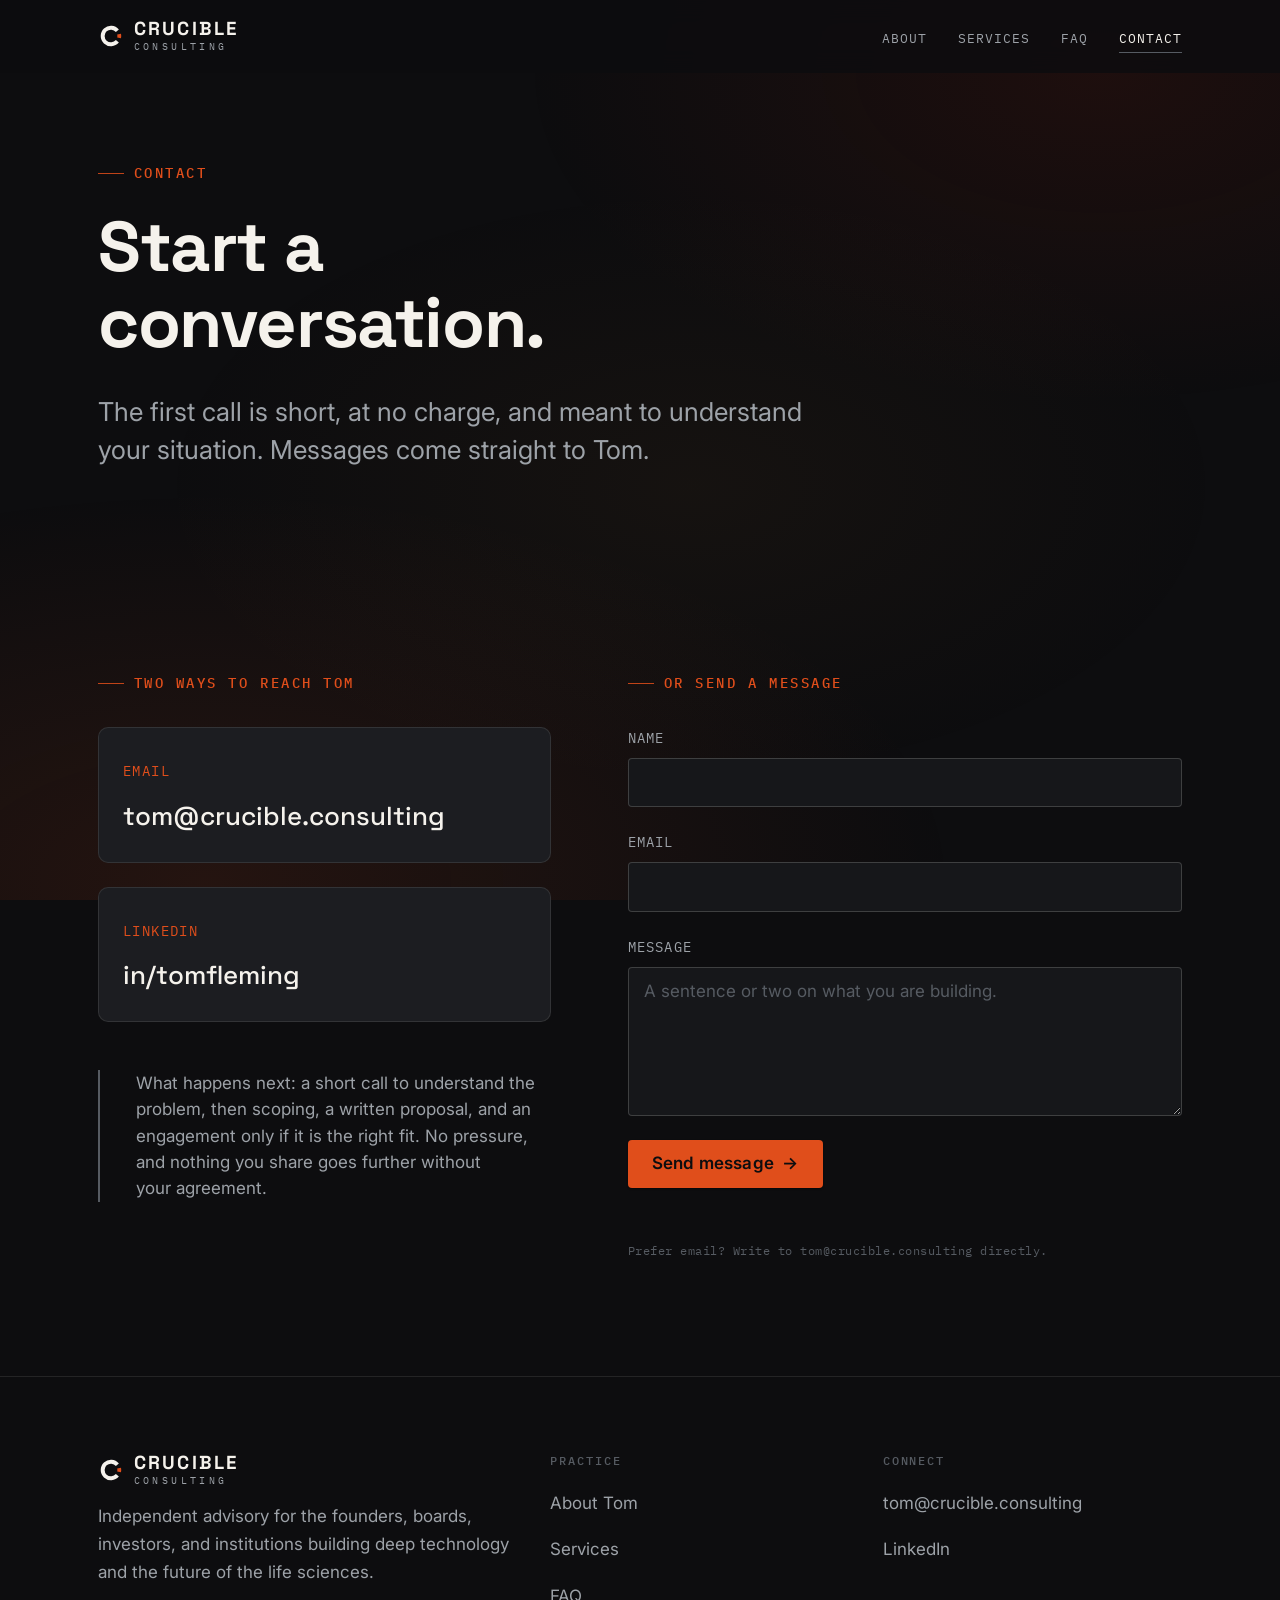
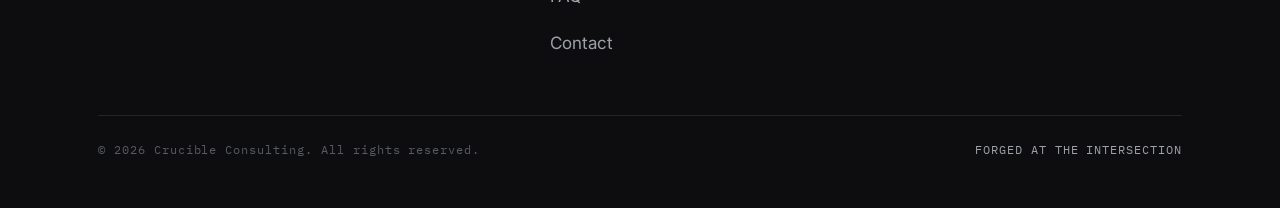
<file: contact.html>
<!DOCTYPE html>
<html lang="en-GB">
<head>
<meta charset="utf-8">
<meta name="viewport" content="width=device-width, initial-scale=1">
<meta name="theme-color" content="#0D0D0F">
<title>Contact — Crucible Consulting</title>
<meta name="description" content="Start a conversation with Tom Fleming. Email tom@crucible.consulting or connect on LinkedIn. The first call is short and at no charge.">
<link rel="canonical" href="https://crucible.consulting/contact.html">
<meta name="robots" content="index, follow, max-snippet:-1, max-image-preview:large, max-video-preview:-1">

<meta property="og:type" content="website">
<meta property="og:site_name" content="Crucible Consulting">
<meta property="og:title" content="Contact — Crucible Consulting">
<meta property="og:description" content="Start a conversation with Tom Fleming. The first call is short and at no charge.">
<meta property="og:url" content="https://crucible.consulting/contact.html">
<meta property="og:image" content="https://crucible.consulting/assets/og-image.png">
<meta property="og:image:width" content="1200">
<meta property="og:image:height" content="630">
<meta property="og:locale" content="en_GB">

<meta name="twitter:card" content="summary_large_image">
<meta name="twitter:title" content="Contact — Crucible Consulting">
<meta name="twitter:description" content="Start a conversation with Tom Fleming.">
<meta name="twitter:image" content="https://crucible.consulting/assets/og-image.png">

<link rel="icon" href="assets/favicon.ico" sizes="any">
<link rel="icon" type="image/svg+xml" href="assets/brand/crucible-favicon.svg">
<link rel="icon" type="image/png" sizes="32x32" href="assets/favicon-32x32.png">
<link rel="apple-touch-icon" href="assets/apple-touch-icon.png">
<link rel="manifest" href="site.webmanifest">

<link rel="preconnect" href="https://fonts.googleapis.com">
<link rel="preconnect" href="https://fonts.gstatic.com" crossorigin>
<link rel="stylesheet" href="https://fonts.googleapis.com/css2?family=IBM+Plex+Mono:wght@400;500&family=Inter:wght@400;500;600&family=Space+Grotesk:wght@500;600;700&display=swap">

<link rel="stylesheet" href="css/styles.css">
<script>document.documentElement.classList.add('js-enabled');</script>

<script type="application/ld+json">
{
  "@context": "https://schema.org",
  "@type": "ContactPage",
  "name": "Contact Crucible Consulting",
  "url": "https://crucible.consulting/contact.html",
  "about": {
    "@type": "ProfessionalService",
    "@id": "https://crucible.consulting/#org",
    "name": "Crucible Consulting",
    "legalName": "Crucible Advisory Ltd",
    "email": "tom@crucible.consulting",
    "url": "https://crucible.consulting/",
    "sameAs": [
      "https://www.linkedin.com/company/crucible-advisory-ltd",
      "https://find-and-update.company-information.service.gov.uk/company/17270204"
    ],
    "founder": {"@type": "Person", "@id": "https://crucible.consulting/#tom", "name": "Tom Fleming", "sameAs": "https://www.linkedin.com/in/tomfleming/"}
  }
}
</script>
</head>
<body>
<a class="skip-link" href="#main">Skip to content</a>

<header class="site-header">
  <div class="container">
    <nav class="nav" aria-label="Primary">
      <a class="wordmark" href="index.html" aria-label="Crucible Consulting, home">
        <svg class="wordmark__mark mark" viewBox="0 0 100 100" aria-hidden="true" focusable="false">
          <path class="mark__c" d="M 74.513 70.569 A 32 32 0 1 1 74.513 29.431" fill="none" stroke-width="15"/>
          <path class="mark__arc" d="M 73.84 44.35 L 88.435 40.891 A 39.5 39.5 0 0 1 88.435 59.109 L 73.84 55.65 A 24.5 24.5 0 0 0 73.84 44.35 Z"/>
        </svg>
        <span class="wordmark__lockup">
          <span class="wordmark__type">CRUCIBLE</span>
          <span class="wordmark__sub">Consulting</span>
        </span>
      </a>
      <button class="nav__toggle" type="button" aria-expanded="false" aria-controls="nav-links" aria-label="Open menu">
        <span class="nav__toggle-bars" aria-hidden="true"><span></span><span></span><span></span></span>
      </button>
      <ul class="nav__links" id="nav-links">
        <li><a class="nav__link" href="about.html">About</a></li>
        <li><a class="nav__link" href="services.html">Services</a></li>
        <li><a class="nav__link" href="faq.html">FAQ</a></li>
        <li><a class="nav__link" href="contact.html" aria-current="page">Contact</a></li>
      </ul>
    </nav>
  </div>
</header>

<main id="main">

  <!-- Page header -->
  <section class="section section--tight">
    <div class="container">
      <div class="reveal" style="max-width:22ch;">
        <p class="eyebrow">Contact</p>
        <h1 style="margin-top:var(--sp-5);">Start a conversation.</h1>
      </div>
      <p class="lead reveal" style="margin-top:var(--sp-6);max-width:46ch;color:var(--ash);">The first call is short, at no charge, and meant to understand your situation. Messages come straight to Tom.</p>
    </div>
  </section>

  <section class="section">
    <div class="container">
      <div class="contact-grid">

        <div class="reveal">
          <p class="eyebrow">Two ways to reach Tom</p>
          <ul class="channels">
            <li>
              <a class="channel" href="mailto:tom@crucible.consulting">
                <span class="channel__label">Email</span>
                <span class="channel__value">tom@crucible.consulting</span>
              </a>
            </li>
            <li>
              <a class="channel" href="https://www.linkedin.com/in/tomfleming/" rel="me noopener" target="_blank">
                <span class="channel__label">LinkedIn</span>
                <span class="channel__value">in/tomfleming</span>
              </a>
            </li>
          </ul>
          <div class="note" style="margin-top:var(--sp-7);border-left-color:var(--steel);">
            <p style="font-size:var(--fs-body-sm);color:var(--ash);">What happens next: a short call to understand the problem, then scoping, a written proposal, and an engagement only if it is the right fit. No pressure, and nothing you share goes further without your agreement.</p>
          </div>
        </div>

        <div class="reveal" data-delay="1">
          <p class="eyebrow">Or send a message</p>
          <form class="form" data-contact-form method="POST" action="https://api.web3forms.com/submit" data-mailto="tom@crucible.consulting">
            <!--
              Submissions are delivered by Web3Forms (https://web3forms.com).
              The access key below is a public identifier, not a secret: it only
              permits delivery to the address registered against it at Web3Forms.
              With JavaScript enabled, js/main.js posts the form in the background
              and reports the result in .form__status. With JavaScript disabled,
              the browser posts it normally and Web3Forms shows its own
              confirmation page. If the request fails either way, the enhancement
              opens a pre-filled email to tom@crucible.consulting, so a message is
              never silently lost.
            -->
            <input type="hidden" name="access_key" value="082cfd93-d233-435c-8e60-14c486c26cb6">
            <input type="hidden" name="subject" value="New enquiry via crucible.consulting">
            <input type="hidden" name="from_name" value="Crucible Consulting website">
            <!--
              Spam honeypot. It is hidden from people (the inline style keeps it
              hidden even if the stylesheet has not loaded) and Web3Forms rejects
              any submission where it has been ticked.
            -->
            <input class="form__honeypot" style="display:none" type="checkbox" name="botcheck" tabindex="-1" aria-hidden="true">
            <div class="form__row">
              <label for="name">Name</label>
              <input id="name" name="name" type="text" autocomplete="name" required>
            </div>
            <div class="form__row">
              <label for="email">Email</label>
              <input id="email" name="email" type="email" autocomplete="email" required>
            </div>
            <div class="form__row">
              <label for="message">Message</label>
              <textarea id="message" name="message" rows="6" placeholder="A sentence or two on what you are building." required></textarea>
            </div>
            <button class="btn btn--primary" type="submit">Send message <span class="btn__arrow" aria-hidden="true">&rarr;</span></button>
            <p class="form__status" role="status" aria-live="polite"></p>
            <p class="form__note">Prefer email? Write to tom@crucible.consulting directly.</p>
          </form>
        </div>

      </div>
    </div>
  </section>

</main>

<footer class="site-footer">
  <div class="container">
    <div class="footer__top">
      <div class="footer__brand">
        <a class="wordmark" href="index.html" aria-label="Crucible Consulting, home">
          <svg class="wordmark__mark mark" viewBox="0 0 100 100" aria-hidden="true" focusable="false">
            <path class="mark__c" d="M 74.513 70.569 A 32 32 0 1 1 74.513 29.431" fill="none" stroke-width="15"/>
            <path class="mark__arc" d="M 73.84 44.35 L 88.435 40.891 A 39.5 39.5 0 0 1 88.435 59.109 L 73.84 55.65 A 24.5 24.5 0 0 0 73.84 44.35 Z"/>
          </svg>
          <span class="wordmark__lockup">
            <span class="wordmark__type">CRUCIBLE</span>
            <span class="wordmark__sub">Consulting</span>
          </span>
        </a>
        <p>Independent advisory for the founders, boards, investors, and institutions building deep technology and the future of the life sciences.</p>
      </div>
      <div class="footer__col">
        <h4>Practice</h4>
        <ul>
          <li><a href="about.html">About Tom</a></li>
          <li><a href="services.html">Services</a></li>
          <li><a href="faq.html">FAQ</a></li>
          <li><a href="contact.html">Contact</a></li>
        </ul>
      </div>
      <div class="footer__col">
        <h4>Connect</h4>
        <ul>
          <li><a href="mailto:tom@crucible.consulting">tom@crucible.consulting</a></li>
          <li><a href="https://www.linkedin.com/in/tomfleming/" rel="me noopener" target="_blank">LinkedIn</a></li>
        </ul>
      </div>
    </div>
    <div class="footer__bottom">
      <p>&copy; 2026 Crucible Consulting. All rights reserved.</p>
      <span class="footer__tag">Forged at the intersection</span>
    </div>
  </div>
</footer>

<script src="js/main.js" defer></script>
</body>
</html>
</file>
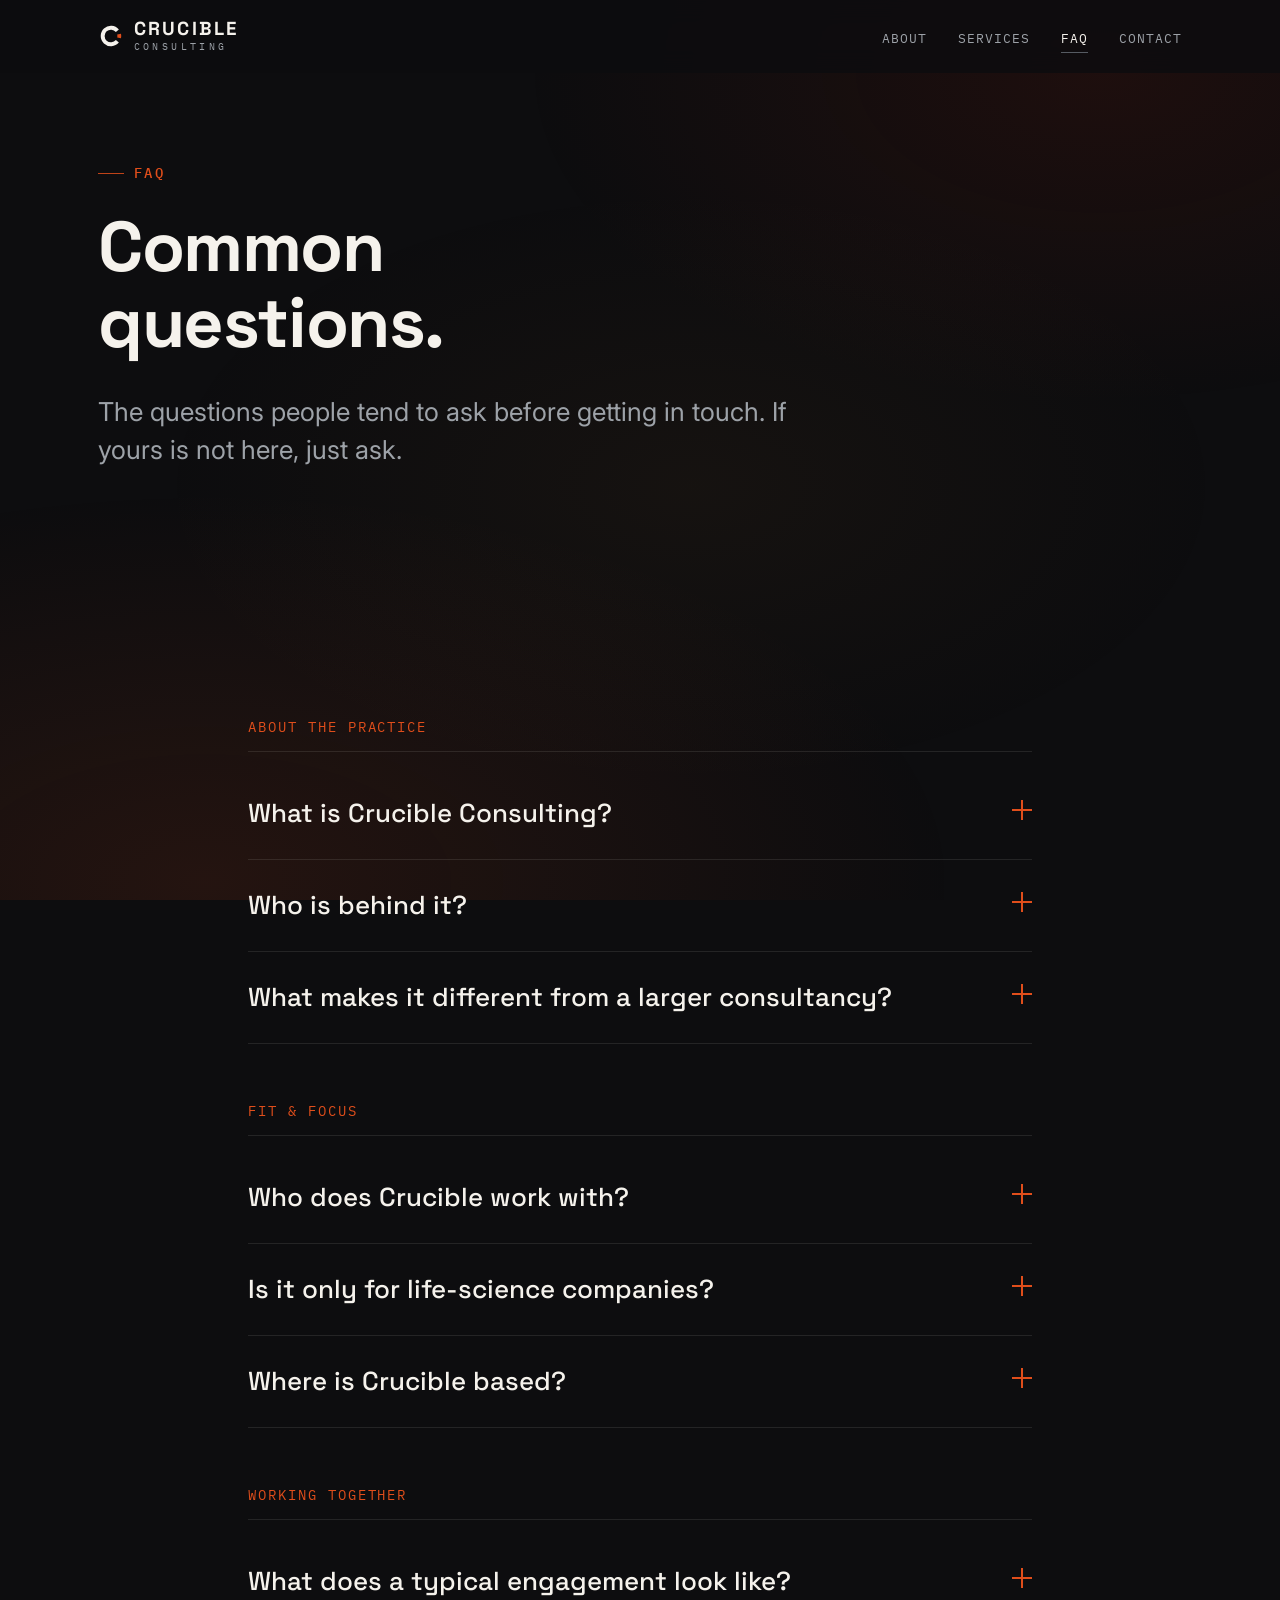
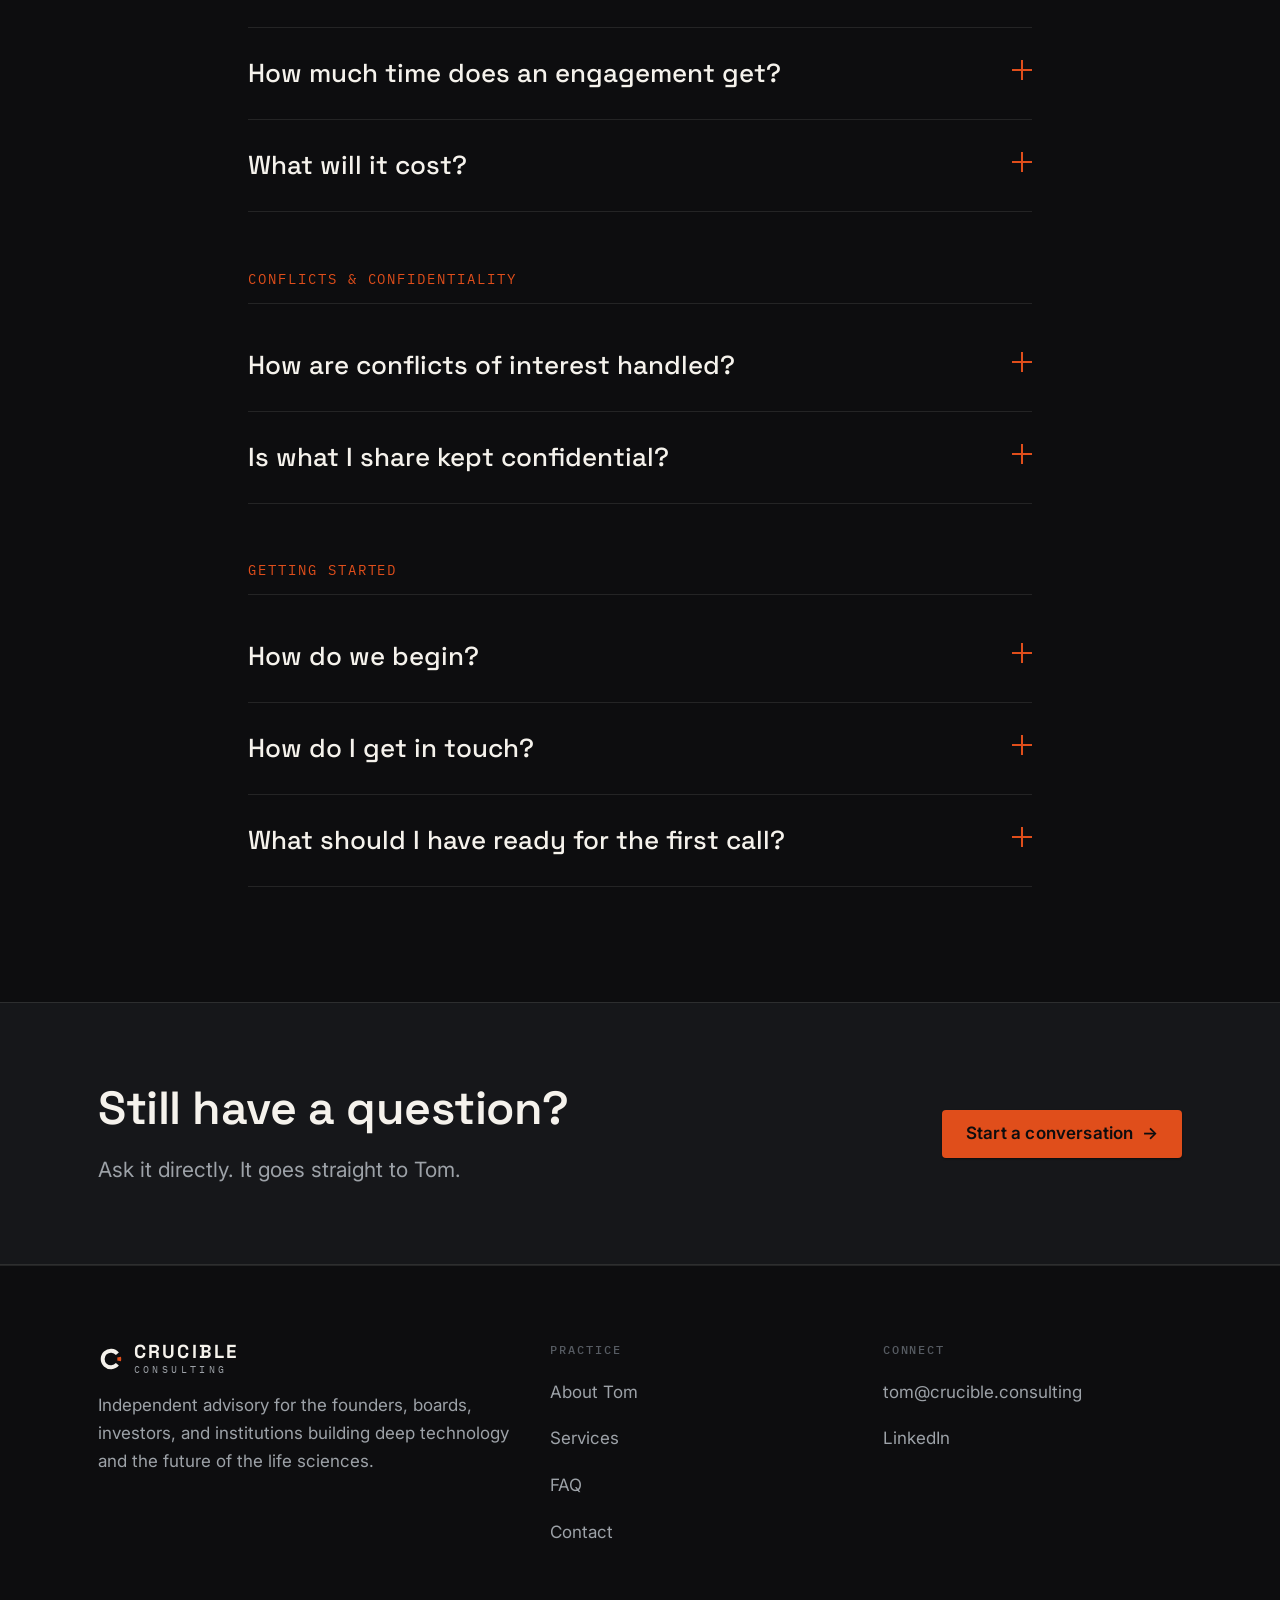
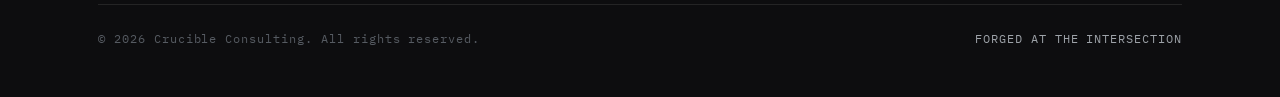
<file: faq.html>
<!DOCTYPE html>
<html lang="en-GB">
<head>
<meta charset="utf-8">
<meta name="viewport" content="width=device-width, initial-scale=1">
<meta name="theme-color" content="#0D0D0F">
<title>FAQ — Crucible Consulting</title>
<meta name="description" content="Answers on what Crucible Consulting is, who it works with, how engagements run, fees, conflicts and confidentiality, and how to get started with Tom Fleming.">
<link rel="canonical" href="https://crucible.consulting/faq.html">
<meta name="robots" content="index, follow, max-snippet:-1, max-image-preview:large, max-video-preview:-1">

<meta property="og:type" content="website">
<meta property="og:site_name" content="Crucible Consulting">
<meta property="og:title" content="FAQ — Crucible Consulting">
<meta property="og:description" content="What Crucible is, who it works with, how engagements run, and how to get started.">
<meta property="og:url" content="https://crucible.consulting/faq.html">
<meta property="og:image" content="https://crucible.consulting/assets/og-image.png">
<meta property="og:image:width" content="1200">
<meta property="og:image:height" content="630">
<meta property="og:locale" content="en_GB">

<meta name="twitter:card" content="summary_large_image">
<meta name="twitter:title" content="FAQ — Crucible Consulting">
<meta name="twitter:description" content="What Crucible is, who it works with, and how to get started.">
<meta name="twitter:image" content="https://crucible.consulting/assets/og-image.png">

<link rel="icon" href="assets/favicon.ico" sizes="any">
<link rel="icon" type="image/svg+xml" href="assets/brand/crucible-favicon.svg">
<link rel="icon" type="image/png" sizes="32x32" href="assets/favicon-32x32.png">
<link rel="apple-touch-icon" href="assets/apple-touch-icon.png">
<link rel="manifest" href="site.webmanifest">

<link rel="preconnect" href="https://fonts.googleapis.com">
<link rel="preconnect" href="https://fonts.gstatic.com" crossorigin>
<link rel="stylesheet" href="https://fonts.googleapis.com/css2?family=IBM+Plex+Mono:wght@400;500&family=Inter:wght@400;500;600&family=Space+Grotesk:wght@500;600;700&display=swap">

<link rel="stylesheet" href="css/styles.css">
<script>document.documentElement.classList.add('js-enabled');</script>

<script type="application/ld+json">
{
  "@context": "https://schema.org",
  "@type": "FAQPage",
  "mainEntity": [
    {"@type": "Question", "name": "What is Crucible Consulting?", "acceptedAnswer": {"@type": "Answer", "text": "An independent advisory practice for the founders, boards, investors, and institutions building deep technology and the future of the life sciences. It is led personally by Tom Fleming."}},
    {"@type": "Question", "name": "Who is behind it?", "acceptedAnswer": {"@type": "Answer", "text": "Tom Fleming, an operator-scientist who spent a decade as co-founder, COO, and CEO of Arctoris, an autonomous drug discovery company, and who pioneered the Partnership Research Organisation model."}},
    {"@type": "Question", "name": "What makes it different from a larger consultancy?", "acceptedAnswer": {"@type": "Answer", "text": "You work directly with someone who has built and scaled a deep-technology company, not a team briefed from a deck. The science, the engineering, and the commercial reality are held in one head, by someone who has actually done it."}},
    {"@type": "Question", "name": "Who does Crucible work with?", "acceptedAnswer": {"@type": "Answer", "text": "Founders and CEOs of deep-technology and life-science companies, their boards, and the investors and institutions around them. The common thread is hard technology being built under real pressure."}},
    {"@type": "Question", "name": "Is it only for life-science companies?", "acceptedAnswer": {"@type": "Answer", "text": "The deepest experience is in the life sciences and techbio, but the underlying questions of strategy, scaling, governance, and funding for hard technology travel across deep tech."}},
    {"@type": "Question", "name": "Where is Crucible based?", "acceptedAnswer": {"@type": "Answer", "text": "In the UK, with particular depth in the Oxford, Cambridge, and London ecosystem. Work is not limited to those places."}},
    {"@type": "Question", "name": "What does a typical engagement look like?", "acceptedAnswer": {"@type": "Answer", "text": "It varies. Some clients want an ongoing advisory relationship, some a board or advisory seat, and some a single defined project with a clear deliverable. Most combine a few of the formats on the Services page."}},
    {"@type": "Question", "name": "How much time will Tom give?", "acceptedAnswer": {"@type": "Answer", "text": "Crucible deliberately keeps a small book so each client gets genuine attention. The cadence is agreed up front and matched to what the work needs."}},
    {"@type": "Question", "name": "What will it cost?", "acceptedAnswer": {"@type": "Answer", "text": "Fees depend on the scope and format and are agreed in writing before anything begins. Ask, and Tom will be straightforward about it."}},
    {"@type": "Question", "name": "How are conflicts of interest handled?", "acceptedAnswer": {"@type": "Answer", "text": "Directly and early. Before taking on work, Tom checks for conflicts with existing clients and will decline or recuse himself where there is a genuine clash. If a conflict emerges later, he will raise it."}},
    {"@type": "Question", "name": "Is what I share kept confidential?", "acceptedAnswer": {"@type": "Answer", "text": "Yes. Conversations and materials are treated as confidential, and a mutual non-disclosure agreement is welcome where it helps. Nothing about your situation is shared without your agreement."}},
    {"@type": "Question", "name": "How do we begin?", "acceptedAnswer": {"@type": "Answer", "text": "With a short introductory call, at no charge, to understand your situation and whether Crucible is the right fit. From there: scoping, a written proposal, and, if it makes sense, an engagement."}},
    {"@type": "Question", "name": "How do I get in touch?", "acceptedAnswer": {"@type": "Answer", "text": "Email tom@crucible.consulting or reach Tom on LinkedIn. The Contact page has both."}}
  ]
}
</script>
</head>
<body>
<a class="skip-link" href="#main">Skip to content</a>

<header class="site-header">
  <div class="container">
    <nav class="nav" aria-label="Primary">
      <a class="wordmark" href="index.html" aria-label="Crucible Consulting, home">
        <svg class="wordmark__mark mark" viewBox="0 0 100 100" aria-hidden="true" focusable="false">
          <path class="mark__c" d="M 74.513 70.569 A 32 32 0 1 1 74.513 29.431" fill="none" stroke-width="15"/>
          <path class="mark__arc" d="M 73.84 44.35 L 88.435 40.891 A 39.5 39.5 0 0 1 88.435 59.109 L 73.84 55.65 A 24.5 24.5 0 0 0 73.84 44.35 Z"/>
        </svg>
        <span class="wordmark__lockup">
          <span class="wordmark__type">CRUCIBLE</span>
          <span class="wordmark__sub">Consulting</span>
        </span>
      </a>
      <button class="nav__toggle" type="button" aria-expanded="false" aria-controls="nav-links" aria-label="Open menu">
        <span class="nav__toggle-bars" aria-hidden="true"><span></span><span></span><span></span></span>
      </button>
      <ul class="nav__links" id="nav-links">
        <li><a class="nav__link" href="about.html">About</a></li>
        <li><a class="nav__link" href="services.html">Services</a></li>
        <li><a class="nav__link" href="faq.html" aria-current="page">FAQ</a></li>
        <li><a class="nav__link" href="contact.html">Contact</a></li>
      </ul>
    </nav>
  </div>
</header>

<main id="main">

  <!-- Page header -->
  <section class="section section--tight">
    <div class="container">
      <div class="reveal" style="max-width:22ch;">
        <p class="eyebrow">FAQ</p>
        <h1 style="margin-top:var(--sp-5);">Common questions.</h1>
      </div>
      <p class="lead reveal" style="margin-top:var(--sp-6);max-width:44ch;color:var(--ash);">The questions people tend to ask before getting in touch. If yours is not here, just ask.</p>
    </div>
  </section>

  <section class="section">
    <div class="container container--narrow">

      <div class="faq-group reveal">
        <p class="faq-group__label">About the practice</p>
        <details class="faq">
          <summary>What is Crucible Consulting?<span class="faq__icon" aria-hidden="true"></span></summary>
          <div class="faq__body"><p>An independent advisory practice for the founders, boards, investors, and institutions building deep technology and the future of the life sciences. It is led personally by Tom Fleming.</p></div>
        </details>
        <details class="faq">
          <summary>Who is behind it?<span class="faq__icon" aria-hidden="true"></span></summary>
          <div class="faq__body"><p>Tom Fleming, an operator-scientist who spent a decade as co-founder, COO, and CEO of Arctoris, an autonomous drug discovery company, and who pioneered the Partnership Research Organisation model. There is more on the <a href="about.html">About page</a>.</p></div>
        </details>
        <details class="faq">
          <summary>What makes it different from a larger consultancy?<span class="faq__icon" aria-hidden="true"></span></summary>
          <div class="faq__body"><p>It is much smaller. You work directly with Tom rather than a team, and the science, the engineering, and the commercial side sit with one person who has done the job. That suits some problems and not others: for work that needs scale, a larger firm is the better answer.</p></div>
        </details>
      </div>

      <div class="faq-group reveal">
        <p class="faq-group__label">Fit &amp; focus</p>
        <details class="faq">
          <summary>Who does Crucible work with?<span class="faq__icon" aria-hidden="true"></span></summary>
          <div class="faq__body"><p>Founders and CEOs of deep-technology and life-science companies, their boards, and the investors and institutions around them. The common thread is hard technology being built under real pressure.</p></div>
        </details>
        <details class="faq">
          <summary>Is it only for life-science companies?<span class="faq__icon" aria-hidden="true"></span></summary>
          <div class="faq__body"><p>The deepest experience is in the life sciences and techbio, but the underlying questions of strategy, scaling, governance, and funding for hard technology travel across deep tech. The <a href="services.html">Services page</a> lists the main areas.</p></div>
        </details>
        <details class="faq">
          <summary>Where is Crucible based?<span class="faq__icon" aria-hidden="true"></span></summary>
          <div class="faq__body"><p>In the UK, with particular depth in the Oxford, Cambridge, and London ecosystem. Work is not limited to those places.</p></div>
        </details>
      </div>

      <div class="faq-group reveal">
        <p class="faq-group__label">Working together</p>
        <details class="faq">
          <summary>What does a typical engagement look like?<span class="faq__icon" aria-hidden="true"></span></summary>
          <div class="faq__body"><p>It varies. Some clients want an ongoing advisory relationship, some a board or advisory seat, and some a single defined project with a clear deliverable. Most combine a few of the formats on the Services page.</p></div>
        </details>
        <details class="faq">
          <summary>How much time does an engagement get?<span class="faq__icon" aria-hidden="true"></span></summary>
          <div class="faq__body"><p>Crucible keeps a small number of clients so each one gets proper attention. The cadence is agreed up front and matched to what the work needs.</p></div>
        </details>
        <details class="faq">
          <summary>What will it cost?<span class="faq__icon" aria-hidden="true"></span></summary>
          <div class="faq__body"><p>Fees depend on the scope and format and are agreed in writing before anything begins.</p></div>
        </details>
      </div>

      <div class="faq-group reveal">
        <p class="faq-group__label">Conflicts &amp; confidentiality</p>
        <details class="faq">
          <summary>How are conflicts of interest handled?<span class="faq__icon" aria-hidden="true"></span></summary>
          <div class="faq__body"><p>Directly and early. Before taking on work, Tom checks for conflicts with existing clients and will decline or recuse himself where there is a genuine clash. If a conflict emerges later, he will raise it.</p></div>
        </details>
        <details class="faq">
          <summary>Is what I share kept confidential?<span class="faq__icon" aria-hidden="true"></span></summary>
          <div class="faq__body"><p>Yes. Conversations and materials are treated as confidential, and a mutual non-disclosure agreement is welcome where it helps. Nothing about your situation is shared without your agreement.</p></div>
        </details>
      </div>

      <div class="faq-group reveal">
        <p class="faq-group__label">Getting started</p>
        <details class="faq">
          <summary>How do we begin?<span class="faq__icon" aria-hidden="true"></span></summary>
          <div class="faq__body"><p>With a short introductory call, at no charge, to understand your situation and whether Crucible is the right fit. From there: scoping, a written proposal, and, if it makes sense, an engagement.</p></div>
        </details>
        <details class="faq">
          <summary>How do I get in touch?<span class="faq__icon" aria-hidden="true"></span></summary>
          <div class="faq__body"><p>Email <a href="mailto:tom@crucible.consulting">tom@crucible.consulting</a> or reach Tom on LinkedIn. The <a href="contact.html">Contact page</a> has both.</p></div>
        </details>
        <details class="faq">
          <summary>What should I have ready for the first call?<span class="faq__icon" aria-hidden="true"></span></summary>
          <div class="faq__body"><p>Nothing formal. A sense of what you are building and what is on your mind is plenty. The call is to understand the problem, not to pitch you.</p></div>
        </details>
      </div>

    </div>
  </section>

  <!-- CTA -->
  <section class="cta-band">
    <div class="container section--tight">
      <div class="cta-band__inner reveal">
        <div>
          <h2>Still have a question?</h2>
          <p>Ask it directly. It goes straight to Tom.</p>
        </div>
        <a class="btn btn--primary" href="contact.html">Start a conversation <span class="btn__arrow" aria-hidden="true">&rarr;</span></a>
      </div>
    </div>
  </section>

</main>

<footer class="site-footer">
  <div class="container">
    <div class="footer__top">
      <div class="footer__brand">
        <a class="wordmark" href="index.html" aria-label="Crucible Consulting, home">
          <svg class="wordmark__mark mark" viewBox="0 0 100 100" aria-hidden="true" focusable="false">
            <path class="mark__c" d="M 74.513 70.569 A 32 32 0 1 1 74.513 29.431" fill="none" stroke-width="15"/>
            <path class="mark__arc" d="M 73.84 44.35 L 88.435 40.891 A 39.5 39.5 0 0 1 88.435 59.109 L 73.84 55.65 A 24.5 24.5 0 0 0 73.84 44.35 Z"/>
          </svg>
          <span class="wordmark__lockup">
            <span class="wordmark__type">CRUCIBLE</span>
            <span class="wordmark__sub">Consulting</span>
          </span>
        </a>
        <p>Independent advisory for the founders, boards, investors, and institutions building deep technology and the future of the life sciences.</p>
      </div>
      <div class="footer__col">
        <h4>Practice</h4>
        <ul>
          <li><a href="about.html">About Tom</a></li>
          <li><a href="services.html">Services</a></li>
          <li><a href="faq.html">FAQ</a></li>
          <li><a href="contact.html">Contact</a></li>
        </ul>
      </div>
      <div class="footer__col">
        <h4>Connect</h4>
        <ul>
          <li><a href="mailto:tom@crucible.consulting">tom@crucible.consulting</a></li>
          <li><a href="https://www.linkedin.com/in/tomfleming/" rel="me noopener" target="_blank">LinkedIn</a></li>
        </ul>
      </div>
    </div>
    <div class="footer__bottom">
      <p>&copy; 2026 Crucible Consulting. All rights reserved.</p>
      <span class="footer__tag">Forged at the intersection</span>
    </div>
  </div>
</footer>

<script src="js/main.js" defer></script>
</body>
</html>
</file>
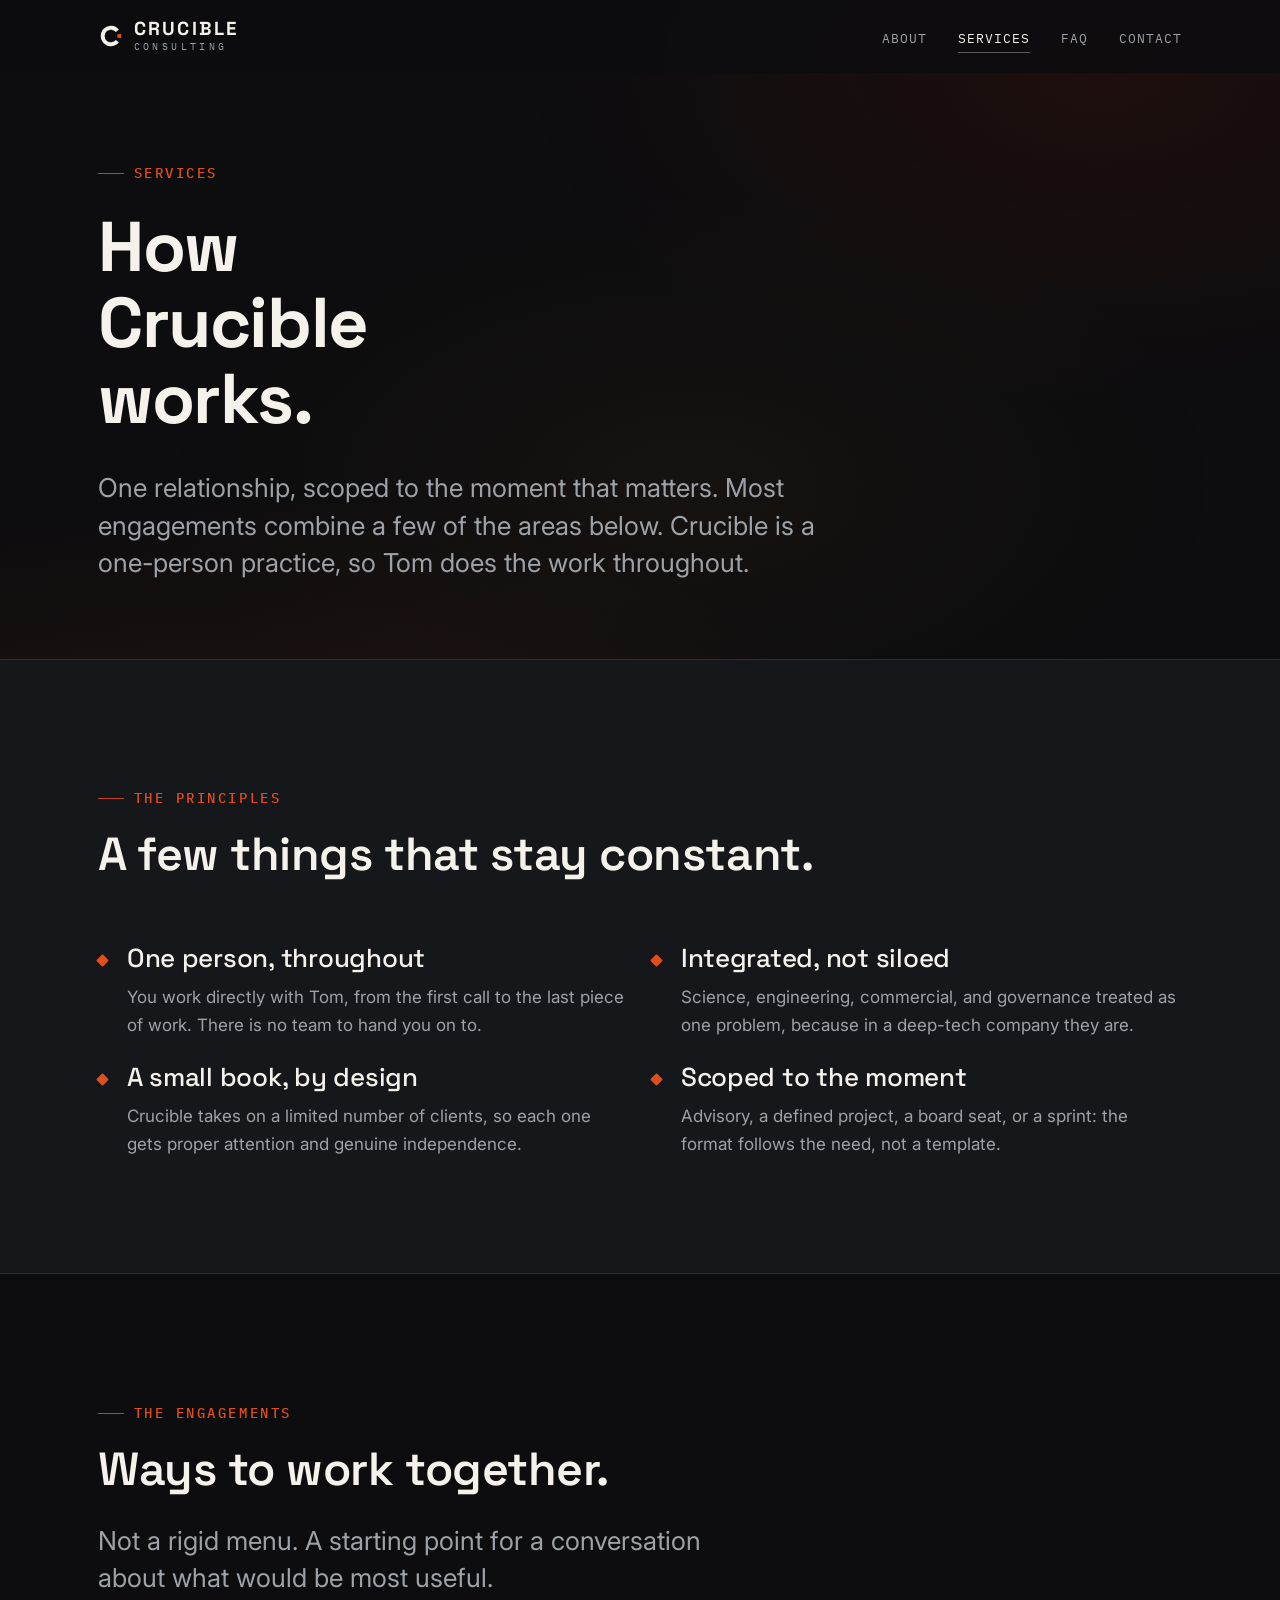
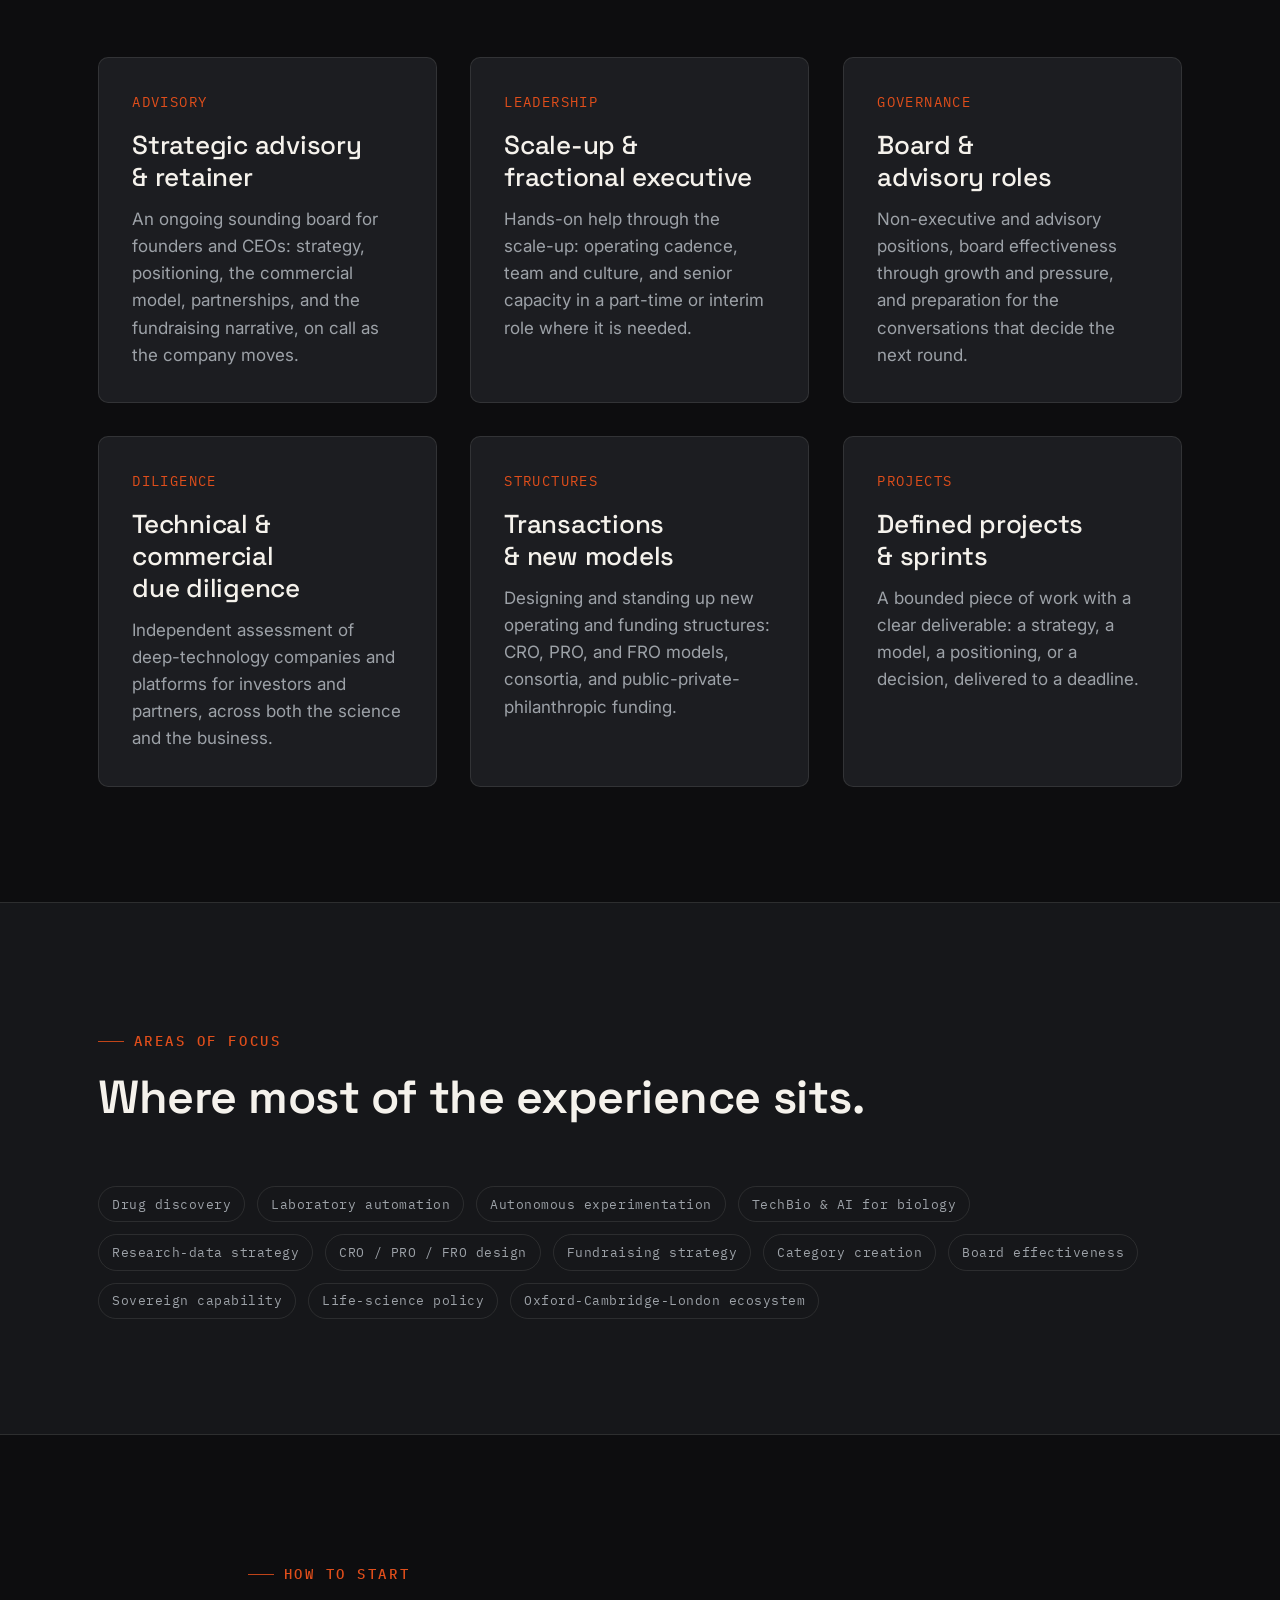
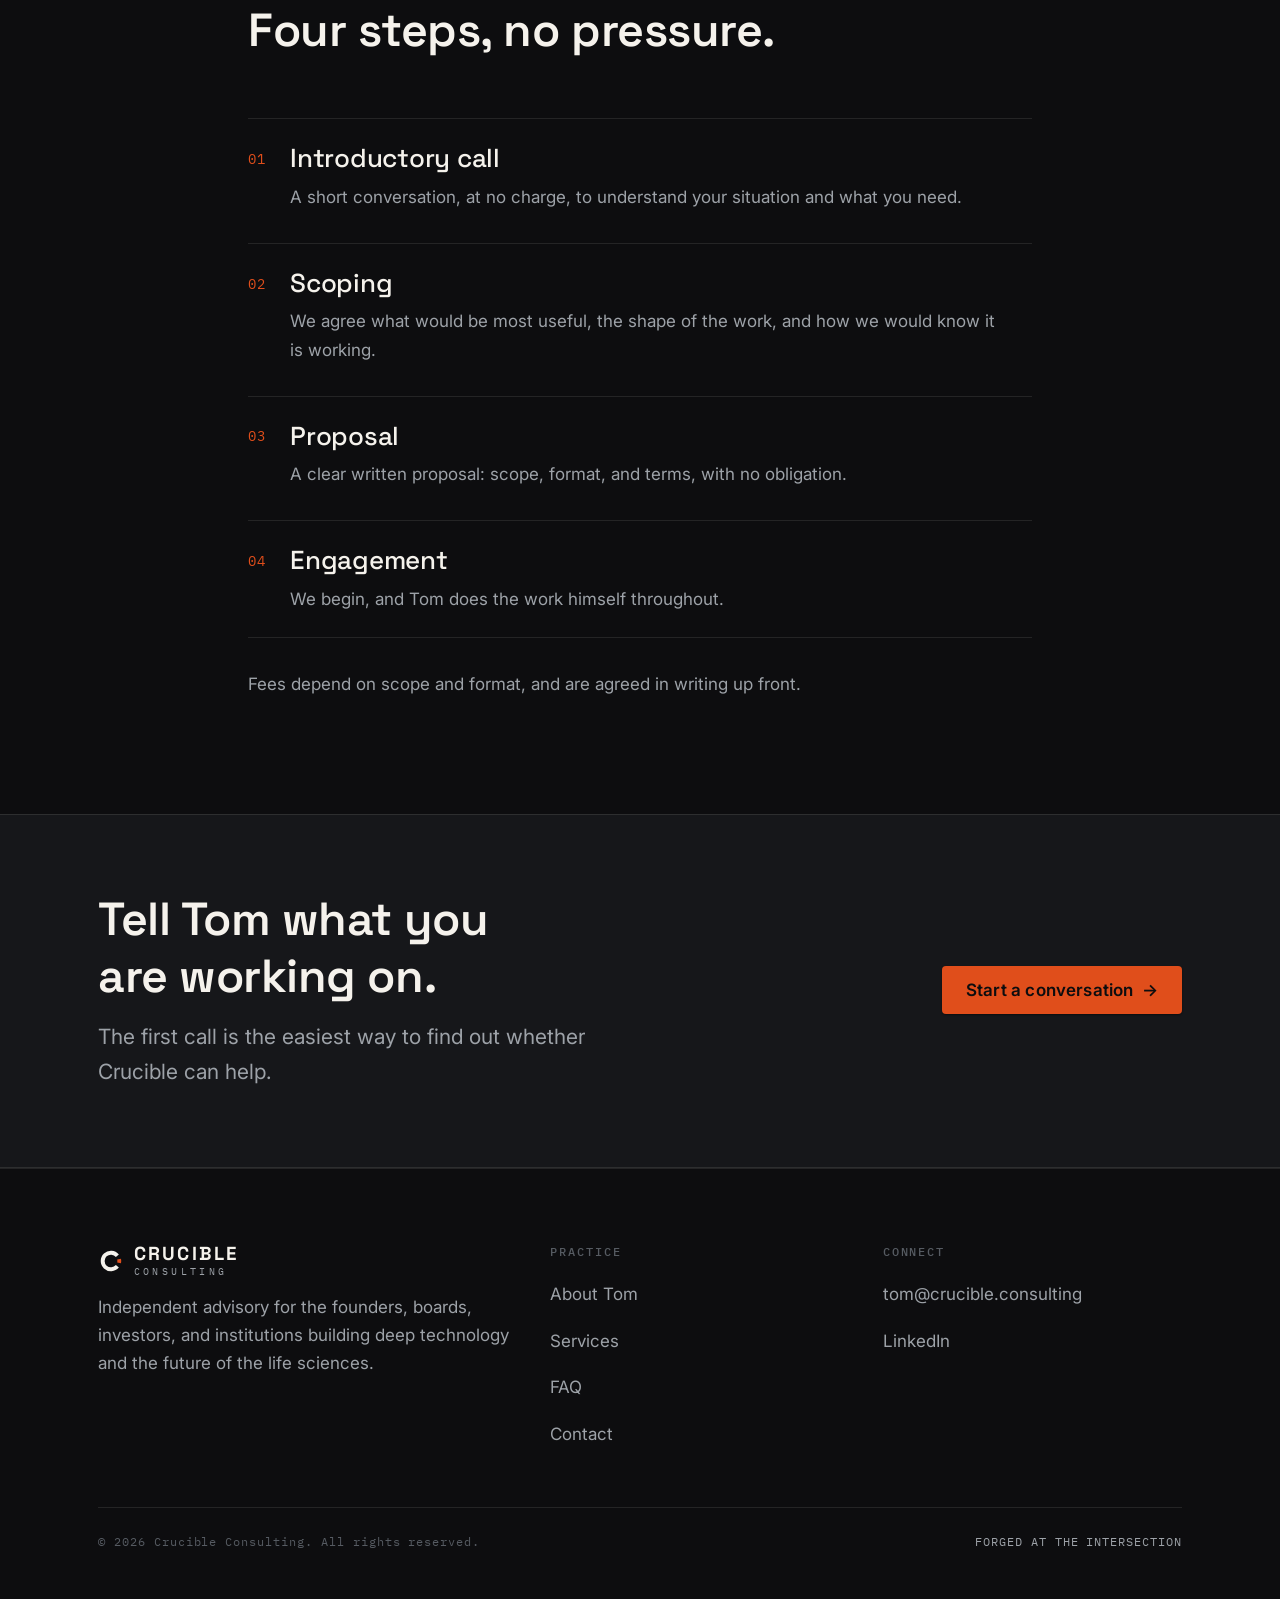
<file: services.html>
<!DOCTYPE html>
<html lang="en-GB">
<head>
<meta charset="utf-8">
<meta name="viewport" content="width=device-width, initial-scale=1">
<meta name="theme-color" content="#0D0D0F">
<title>Services — Crucible Consulting</title>
<meta name="description" content="Advisory, fractional leadership, board roles, due diligence, new-structure design, and defined projects for deep-technology companies, led personally by Tom Fleming.">
<link rel="canonical" href="https://crucible.consulting/services.html">
<meta name="robots" content="index, follow, max-snippet:-1, max-image-preview:large, max-video-preview:-1">

<meta property="og:type" content="website">
<meta property="og:site_name" content="Crucible Consulting">
<meta property="og:title" content="Services — Crucible Consulting">
<meta property="og:description" content="One relationship, scoped to the moment that matters: advisory, fractional leadership, board roles, due diligence, and new-structure design.">
<meta property="og:url" content="https://crucible.consulting/services.html">
<meta property="og:image" content="https://crucible.consulting/assets/og-image.png">
<meta property="og:image:width" content="1200">
<meta property="og:image:height" content="630">
<meta property="og:locale" content="en_GB">

<meta name="twitter:card" content="summary_large_image">
<meta name="twitter:title" content="Services — Crucible Consulting">
<meta name="twitter:description" content="Integrated advisory for deep-technology companies, led personally by Tom Fleming.">
<meta name="twitter:image" content="https://crucible.consulting/assets/og-image.png">

<link rel="icon" href="assets/favicon.ico" sizes="any">
<link rel="icon" type="image/svg+xml" href="assets/brand/crucible-favicon.svg">
<link rel="icon" type="image/png" sizes="32x32" href="assets/favicon-32x32.png">
<link rel="apple-touch-icon" href="assets/apple-touch-icon.png">
<link rel="manifest" href="site.webmanifest">

<link rel="preconnect" href="https://fonts.googleapis.com">
<link rel="preconnect" href="https://fonts.gstatic.com" crossorigin>
<link rel="stylesheet" href="https://fonts.googleapis.com/css2?family=IBM+Plex+Mono:wght@400;500&family=Inter:wght@400;500;600&family=Space+Grotesk:wght@500;600;700&display=swap">

<link rel="stylesheet" href="css/styles.css">
<script>document.documentElement.classList.add('js-enabled');</script>

<script type="application/ld+json">
{
  "@context": "https://schema.org",
  "@type": "ProfessionalService",
  "@id": "https://crucible.consulting/#org",
  "name": "Crucible Consulting",
  "legalName": "Crucible Advisory Ltd",
  "url": "https://crucible.consulting/",
  "mainEntityOfPage": "https://crucible.consulting/services.html",
  "description": "Advisory, fractional leadership, board roles, due diligence, and new-structure design for deep-technology and life-science companies.",
  "founder": {"@type": "Person", "@id": "https://crucible.consulting/#tom", "name": "Tom Fleming"},
  "areaServed": "GB",
  "sameAs": [
    "https://www.linkedin.com/company/crucible-advisory-ltd",
    "https://find-and-update.company-information.service.gov.uk/company/17270204"
  ],
  "hasOfferCatalog": {
    "@type": "OfferCatalog",
    "name": "Engagements",
    "itemListElement": [
      {"@type": "Offer", "itemOffered": {"@type": "Service", "name": "Strategic advisory and retainer"}},
      {"@type": "Offer", "itemOffered": {"@type": "Service", "name": "Scale-up and fractional executive"}},
      {"@type": "Offer", "itemOffered": {"@type": "Service", "name": "Board and advisory roles"}},
      {"@type": "Offer", "itemOffered": {"@type": "Service", "name": "Technical and commercial due diligence"}},
      {"@type": "Offer", "itemOffered": {"@type": "Service", "name": "Transactions and new-structure design"}},
      {"@type": "Offer", "itemOffered": {"@type": "Service", "name": "Defined projects and sprints"}}
    ]
  }
}
</script>
</head>
<body>
<a class="skip-link" href="#main">Skip to content</a>

<header class="site-header">
  <div class="container">
    <nav class="nav" aria-label="Primary">
      <a class="wordmark" href="index.html" aria-label="Crucible Consulting, home">
        <svg class="wordmark__mark mark" viewBox="0 0 100 100" aria-hidden="true" focusable="false">
          <path class="mark__c" d="M 74.513 70.569 A 32 32 0 1 1 74.513 29.431" fill="none" stroke-width="15"/>
          <path class="mark__arc" d="M 73.84 44.35 L 88.435 40.891 A 39.5 39.5 0 0 1 88.435 59.109 L 73.84 55.65 A 24.5 24.5 0 0 0 73.84 44.35 Z"/>
        </svg>
        <span class="wordmark__lockup">
          <span class="wordmark__type">CRUCIBLE</span>
          <span class="wordmark__sub">Consulting</span>
        </span>
      </a>
      <button class="nav__toggle" type="button" aria-expanded="false" aria-controls="nav-links" aria-label="Open menu">
        <span class="nav__toggle-bars" aria-hidden="true"><span></span><span></span><span></span></span>
      </button>
      <ul class="nav__links" id="nav-links">
        <li><a class="nav__link" href="about.html">About</a></li>
        <li><a class="nav__link" href="services.html" aria-current="page">Services</a></li>
        <li><a class="nav__link" href="faq.html">FAQ</a></li>
        <li><a class="nav__link" href="contact.html">Contact</a></li>
      </ul>
    </nav>
  </div>
</header>

<main id="main">

  <!-- Page header -->
  <section class="section section--tight">
    <div class="container">
      <div class="reveal" style="max-width:20ch;">
        <p class="eyebrow">Services</p>
        <h1 style="margin-top:var(--sp-5);">How Crucible works.</h1>
      </div>
      <p class="lead reveal" style="margin-top:var(--sp-6);max-width:48ch;color:var(--ash);">One relationship, scoped to the moment that matters. Most engagements combine a few of the areas below. Crucible is a one-person practice, so Tom does the work throughout.</p>
    </div>
  </section>

  <!-- Principles -->
  <section class="section section--panel">
    <div class="container">
      <div class="section-head reveal">
        <p class="eyebrow">The principles</p>
        <h2>A few things that stay constant.</h2>
      </div>
      <ul class="feature-list grid grid--2">
        <li class="reveal" data-delay="1">
          <h3>One person, throughout</h3>
          <p>You work directly with Tom, from the first call to the last piece of work. There is no team to hand you on to.</p>
        </li>
        <li class="reveal" data-delay="1">
          <h3>Integrated, not siloed</h3>
          <p>Science, engineering, commercial, and governance treated as one problem, because in a deep-tech company they are.</p>
        </li>
        <li class="reveal" data-delay="2">
          <h3>A small book, by design</h3>
          <p>Crucible takes on a limited number of clients, so each one gets proper attention and genuine independence.</p>
        </li>
        <li class="reveal" data-delay="2">
          <h3>Scoped to the moment</h3>
          <p>Advisory, a defined project, a board seat, or a sprint: the format follows the need, not a template.</p>
        </li>
      </ul>
    </div>
  </section>

  <!-- Engagements -->
  <section class="section">
    <div class="container">
      <div class="section-head reveal">
        <p class="eyebrow">The engagements</p>
        <h2>Ways to work together.</h2>
        <p class="lead">Not a rigid menu. A starting point for a conversation about what would be most useful.</p>
      </div>
      <div class="grid grid--3">
        <article class="card card--engagement reveal" data-delay="1">
          <span class="card__kicker">Advisory</span>
          <h3>Strategic advisory &amp; retainer</h3>
          <p>An ongoing sounding board for founders and CEOs: strategy, positioning, the commercial model, partnerships, and the fundraising narrative, on call as the company moves.</p>
        </article>
        <article class="card card--engagement reveal" data-delay="2">
          <span class="card__kicker">Leadership</span>
          <h3>Scale-up &amp; fractional executive</h3>
          <p>Hands-on help through the scale-up: operating cadence, team and culture, and senior capacity in a part-time or interim role where it is needed.</p>
        </article>
        <article class="card card--engagement reveal" data-delay="3">
          <span class="card__kicker">Governance</span>
          <h3>Board &amp; advisory roles</h3>
          <p>Non-executive and advisory positions, board effectiveness through growth and pressure, and preparation for the conversations that decide the next round.</p>
        </article>
        <article class="card card--engagement reveal" data-delay="1">
          <span class="card__kicker">Diligence</span>
          <h3>Technical &amp; commercial due diligence</h3>
          <p>Independent assessment of deep-technology companies and platforms for investors and partners, across both the science and the business.</p>
        </article>
        <article class="card card--engagement reveal" data-delay="2">
          <span class="card__kicker">Structures</span>
          <h3>Transactions &amp; new models</h3>
          <p>Designing and standing up new operating and funding structures: CRO, PRO, and FRO models, consortia, and public-private-philanthropic funding.</p>
        </article>
        <article class="card card--engagement reveal" data-delay="3">
          <span class="card__kicker">Projects</span>
          <h3>Defined projects &amp; sprints</h3>
          <p>A bounded piece of work with a clear deliverable: a strategy, a model, a positioning, or a decision, delivered to a deadline.</p>
        </article>
      </div>
    </div>
  </section>

  <!-- Areas of focus -->
  <section class="section section--panel">
    <div class="container">
      <div class="section-head reveal">
        <p class="eyebrow">Areas of focus</p>
        <h2>Where most of the experience sits.</h2>
      </div>
      <ul class="tags reveal">
        <li>Drug discovery</li>
        <li>Laboratory automation</li>
        <li>Autonomous experimentation</li>
        <li>TechBio &amp; AI for biology</li>
        <li>Research-data strategy</li>
        <li>CRO / PRO / FRO design</li>
        <li>Fundraising strategy</li>
        <li>Category creation</li>
        <li>Board effectiveness</li>
        <li>Sovereign capability</li>
        <li>Life-science policy</li>
        <li>Oxford-Cambridge-London ecosystem</li>
      </ul>
    </div>
  </section>

  <!-- How to start -->
  <section class="section">
    <div class="container container--narrow">
      <div class="section-head reveal">
        <p class="eyebrow">How to start</p>
        <h2>Four steps, no pressure.</h2>
      </div>
      <ol class="steps reveal">
        <li>
          <div>
            <h3>Introductory call</h3>
            <p>A short conversation, at no charge, to understand your situation and what you need.</p>
          </div>
        </li>
        <li>
          <div>
            <h3>Scoping</h3>
            <p>We agree what would be most useful, the shape of the work, and how we would know it is working.</p>
          </div>
        </li>
        <li>
          <div>
            <h3>Proposal</h3>
            <p>A clear written proposal: scope, format, and terms, with no obligation.</p>
          </div>
        </li>
        <li>
          <div>
            <h3>Engagement</h3>
            <p>We begin, and Tom does the work himself throughout.</p>
          </div>
        </li>
      </ol>
      <p class="muted reveal" style="margin-top:var(--sp-6);font-size:var(--fs-body-sm);">Fees depend on scope and format, and are agreed in writing up front.</p>
    </div>
  </section>

  <!-- CTA -->
  <section class="cta-band">
    <div class="container section--tight">
      <div class="cta-band__inner reveal">
        <div>
          <h2>Tell Tom what you are working on.</h2>
          <p>The first call is the easiest way to find out whether Crucible can help.</p>
        </div>
        <a class="btn btn--primary" href="contact.html">Start a conversation <span class="btn__arrow" aria-hidden="true">&rarr;</span></a>
      </div>
    </div>
  </section>

</main>

<footer class="site-footer">
  <div class="container">
    <div class="footer__top">
      <div class="footer__brand">
        <a class="wordmark" href="index.html" aria-label="Crucible Consulting, home">
          <svg class="wordmark__mark mark" viewBox="0 0 100 100" aria-hidden="true" focusable="false">
            <path class="mark__c" d="M 74.513 70.569 A 32 32 0 1 1 74.513 29.431" fill="none" stroke-width="15"/>
            <path class="mark__arc" d="M 73.84 44.35 L 88.435 40.891 A 39.5 39.5 0 0 1 88.435 59.109 L 73.84 55.65 A 24.5 24.5 0 0 0 73.84 44.35 Z"/>
          </svg>
          <span class="wordmark__lockup">
            <span class="wordmark__type">CRUCIBLE</span>
            <span class="wordmark__sub">Consulting</span>
          </span>
        </a>
        <p>Independent advisory for the founders, boards, investors, and institutions building deep technology and the future of the life sciences.</p>
      </div>
      <div class="footer__col">
        <h4>Practice</h4>
        <ul>
          <li><a href="about.html">About Tom</a></li>
          <li><a href="services.html">Services</a></li>
          <li><a href="faq.html">FAQ</a></li>
          <li><a href="contact.html">Contact</a></li>
        </ul>
      </div>
      <div class="footer__col">
        <h4>Connect</h4>
        <ul>
          <li><a href="mailto:tom@crucible.consulting">tom@crucible.consulting</a></li>
          <li><a href="https://www.linkedin.com/in/tomfleming/" rel="me noopener" target="_blank">LinkedIn</a></li>
        </ul>
      </div>
    </div>
    <div class="footer__bottom">
      <p>&copy; 2026 Crucible Consulting. All rights reserved.</p>
      <span class="footer__tag">Forged at the intersection</span>
    </div>
  </div>
</footer>

<script src="js/main.js" defer></script>
</body>
</html>
</file>
<file: css/styles.css>
/* ============================================================
   Crucible Consulting — shared stylesheet
   Dark forge. One molten light source. Restraint is the brand.

   Contents
   01  Design tokens (custom properties)
   02  Reset and base
   03  Typography
   04  Layout primitives
   05  Header and navigation
   06  Buttons and links
   07  Eyebrows, rules, annotation
   08  Hero and the figure
   09  Cards and grids
   10  Lists, credibility, steps
   11  FAQ
   12  Contact
   13  CTA band and footer
   14  Motion: scroll-reveal and entrance
   15  Reduced motion and print
   ============================================================ */

/* 01 — Design tokens ---------------------------------------- */
:root {
  /* Palette */
  --forge:    #0D0D0F;   /* dominant surface */
  --graphite: #1C1D21;   /* panels, raised surfaces */
  --graphite-2: #16171A; /* a step between forge and graphite */
  --steel:    #565B62;   /* decorative ticks and rules only */
  --ash:      #9DA2A8;   /* secondary text, captions */
  --cast:     #F5F2EC;   /* body text on dark */
  --molten:   #E04E1B;   /* the hero accent: links, CTAs, the mark */
  --ember:    #FF7A2F;   /* highlight, hover, peak of gradient */
  --amber:    #C07A2B;   /* cooler secondary accent */

  /* Derived surfaces and lines */
  --line:        rgba(245, 242, 236, 0.10);
  --line-strong: rgba(245, 242, 236, 0.18);
  --line-molten: rgba(224, 78, 27, 0.55);
  --wash-molten: rgba(224, 78, 27, 0.08);
  --selection-bg: var(--ember);
  --selection-fg: #160A02;

  /* Molten flow gradient — thin and deliberate only */
  --molten-flow: linear-gradient(90deg, #8E1B06 0%, #E04E1B 38%, #FF7A2F 72%, #FBBF77 100%);

  /* One forge — the site-wide ambient heat field, painted by body::before
     in section 02. The three alpha values are the intensity dial: raise or
     lower them together to warm or cool the whole site at once. */
  --forge-field:
    radial-gradient(84% 62% at 16% 98%, rgba(224, 78, 27, 0.115) 0%, rgba(224, 78, 27, 0) 70%),
    radial-gradient(66% 54% at 86% 8%,  rgba(142, 27, 6,  0.135) 0%, rgba(142, 27, 6,  0) 68%),
    radial-gradient(58% 46% at 54% 54%, rgba(192, 122, 43, 0.05) 0%, rgba(192, 122, 43, 0) 72%);

  /* Typography */
  --font-display: "Space Grotesk", system-ui, sans-serif;
  --font-body: "Inter", system-ui, -apple-system, "Segoe UI", sans-serif;
  --font-mono: "IBM Plex Mono", ui-monospace, "SFMono-Regular", "Menlo", monospace;

  --fs-label:   0.875rem;                                       /* 14px mono labels */
  --fs-body-sm: clamp(1rem, 0.97rem + 0.14vw, 1.0625rem);       /* 16 → 17 */
  --fs-body:    clamp(1.1875rem, 1.14rem + 0.24vw, 1.3125rem);  /* 19 → 21 */
  --fs-lead:    clamp(1.3125rem, 1.18rem + 0.62vw, 1.625rem);   /* 21 → 26 */
  --fs-h3:      clamp(1.3rem, 1.16rem + 0.66vw, 1.625rem);      /* 21 → 26 */
  --fs-h2:      clamp(1.9rem, 1.52rem + 1.78vw, 2.9rem);        /* 30 → 46 */
  --fs-h1:      clamp(2.6rem, 1.96rem + 3.05vw, 4.5rem);        /* 42 → 72 */

  --lh-tight: 1.08;
  --lh-snug:  1.22;
  --lh-body:  1.65;

  --ls-display: -0.02em;
  --ls-tight:  -0.01em;
  --ls-label:   0.18em;
  --ls-word:    0.12em;

  --measure: 66ch;

  /* Spacing scale */
  --sp-1: 0.25rem;
  --sp-2: 0.5rem;
  --sp-3: 0.75rem;
  --sp-4: 1rem;
  --sp-5: 1.5rem;
  --sp-6: 2rem;
  --sp-7: 3rem;
  --sp-8: 4rem;
  --sp-9: 6rem;

  --section-py: clamp(4.5rem, 9vw, 9rem);
  --gap: clamp(1.25rem, 2.6vw, 2.25rem);

  /* Geometry */
  --container: 1180px;
  --container-pad: clamp(1.25rem, 4vw, 3rem);
  --radius-sm: 4px;
  --radius:    10px;
  --radius-lg: 16px;
  --header-h:  72px;

  /* Elevation */
  --shadow-1: 0 1px 2px rgba(0, 0, 0, 0.45);
  --shadow-2: 0 18px 40px rgba(0, 0, 0, 0.55);
  --shadow-molten: 0 14px 36px rgba(224, 78, 27, 0.16);

  /* Motion */
  --ease: cubic-bezier(0.22, 0.61, 0.20, 1);
  --ease-out: cubic-bezier(0.16, 1, 0.30, 1);
  --dur-fast: 150ms;
  --dur: 260ms;
  --dur-slow: 600ms;
}

/* 02 — Reset and base --------------------------------------- */
*, *::before, *::after { box-sizing: border-box; }

* { margin: 0; }

html {
  -webkit-text-size-adjust: 100%;
  scroll-behavior: smooth;
}

body {
  background: var(--forge);
  color: var(--cast);
  font-family: var(--font-body);
  font-size: var(--fs-body);
  line-height: var(--lh-body);
  font-weight: 400;
  -webkit-font-smoothing: antialiased;
  text-rendering: optimizeLegibility;
  min-height: 100svh;
  overflow-x: hidden;
}

/* One forge — a single ambient heat field behind every page.
   It is a pseudo-element rather than a div so it needs no markup in any
   HTML file, which keeps it off the header-and-footer duplication list.
   Nothing animates and nothing repaints: it is painted once and sits still
   while the page scrolls over it. Panelled sections (--graphite-2) are
   opaque and read as raised slabs above it, which is the intent.
   Do not set transform, filter, perspective or will-change on html or
   body: any of those would make this resolve against the element instead
   of the viewport and the field would scroll away. */
body::before {
  content: "";
  position: fixed;
  inset: 0;
  z-index: -1;
  pointer-events: none;
  background-image: var(--forge-field);
}

img, svg { display: block; max-width: 100%; }
svg { height: auto; }

::selection { background: var(--selection-bg); color: var(--selection-fg); }

:focus-visible {
  outline: 3px solid var(--ember);
  outline-offset: 3px;
  border-radius: 2px;
}

.skip-link {
  position: absolute;
  left: var(--sp-4);
  top: -100%;
  z-index: 1000;
  background: var(--cast);
  color: var(--forge);
  padding: 0.7em 1.1em;
  border-radius: var(--radius-sm);
  font-family: var(--font-mono);
  font-size: var(--fs-label);
  text-decoration: none;
  transition: top var(--dur) var(--ease);
}
.skip-link:focus { top: var(--sp-4); }

/* 03 — Typography ------------------------------------------- */
h1, h2, h3, h4 {
  font-family: var(--font-display);
  font-weight: 500;
  color: var(--cast);
  line-height: var(--lh-snug);
  letter-spacing: var(--ls-tight);
  text-wrap: balance;
}

h1 {
  font-size: var(--fs-h1);
  line-height: var(--lh-tight);
  letter-spacing: var(--ls-display);
  font-weight: 700;
}
h2 { font-size: var(--fs-h2); font-weight: 600; }
h3 { font-size: var(--fs-h3); font-weight: 500; }

p { text-wrap: pretty; }

strong { color: var(--cast); font-weight: 600; }

.lead {
  font-size: var(--fs-lead);
  line-height: 1.45;
  color: var(--cast);
  max-width: 40ch;
}

.prose { max-width: var(--measure); }
.prose p + p { margin-top: var(--sp-5); }
.prose p { color: var(--cast); }

.measure-wide { max-width: 56ch; }

.muted { color: var(--ash); }

/* 04 — Layout primitives ------------------------------------ */
.container {
  width: 100%;
  max-width: var(--container);
  margin-inline: auto;
  padding-inline: var(--container-pad);
}
.container--narrow { max-width: 880px; }

.section { padding-block: var(--section-py); }
.section--tight { padding-block: clamp(3rem, 6vw, 5.5rem); }
.section--panel { background: var(--graphite-2); border-block: 1px solid var(--line); }

.section-head { max-width: 60ch; margin-bottom: clamp(2.5rem, 5vw, 3.75rem); }
.section-head .lead { margin-top: var(--sp-5); color: var(--ash); }
.section-head h2 { margin-top: var(--sp-4); }

.stack > * + * { margin-top: var(--sp-5); }

.grid { display: grid; gap: var(--gap); }
.grid--2 { grid-template-columns: repeat(2, 1fr); }
.grid--3 { grid-template-columns: repeat(3, 1fr); }
.grid--4 { grid-template-columns: repeat(2, 1fr); }

/* 05 — Header and navigation -------------------------------- */
.site-header {
  position: sticky;
  top: 0;
  z-index: 100;
  background: color-mix(in srgb, var(--forge) 82%, transparent);
  -webkit-backdrop-filter: blur(12px);
  backdrop-filter: blur(12px);
  border-bottom: 1px solid transparent;
  transition: border-color var(--dur) var(--ease), background var(--dur) var(--ease);
}
.site-header.is-scrolled {
  border-bottom-color: var(--line);
  background: color-mix(in srgb, var(--forge) 92%, transparent);
}
.nav {
  display: flex;
  align-items: center;
  justify-content: space-between;
  gap: var(--sp-5);
  min-height: var(--header-h);
}

/* The mark — aperture C.
   One circle, radius 32, stroke 15, in a 100 unit box. The 80 degree mouth
   is divided into three equal parts of 26.667 degrees: void, molten, void.
   Never rotate, stretch, recolour the C, or add glow, bevel or gradient. */
.mark__c   { stroke: currentColor; }
.mark__arc { fill: var(--molten); }
.mark--mono .mark__arc { fill: currentColor; }

/* Wordmark */
.wordmark {
  display: inline-flex;
  align-items: center;
  gap: 0.6rem;
  text-decoration: none;
  color: var(--cast);
}
.wordmark__mark { width: 26px; height: 26px; flex: none; }
.wordmark__type {
  font-family: var(--font-display);
  font-weight: 700;
  font-size: 1.18rem;
  letter-spacing: var(--ls-word);
  line-height: 1;
}
.wordmark__sub {
  font-family: var(--font-mono);
  font-size: 0.625rem;
  letter-spacing: 0.34em;
  color: var(--ash);
  text-transform: uppercase;
  line-height: 1;
  margin-top: 3px;
}
.wordmark__lockup { display: flex; flex-direction: column; }

.nav__links {
  display: flex;
  align-items: center;
  gap: clamp(1.25rem, 2.4vw, 2.25rem);
  list-style: none;
  padding: 0;
}
.nav__link {
  font-family: var(--font-mono);
  font-size: 0.8125rem;
  letter-spacing: 0.08em;
  text-transform: uppercase;
  color: var(--ash);
  text-decoration: none;
  padding: 0.35em 0;
  position: relative;
  transition: color var(--dur-fast) var(--ease);
}
.nav__link::after {
  content: "";
  position: absolute;
  left: 0; bottom: -2px;
  width: 100%; height: 1.5px;
  background: var(--molten);
  transform: scaleX(0);
  transform-origin: left;
  transition: transform var(--dur) var(--ease);
}
.nav__link:hover { color: var(--cast); }
.nav__link:hover::after,
.nav__link:focus-visible::after { transform: scaleX(1); }
.nav__link[aria-current="page"] { color: var(--cast); }
.nav__link[aria-current="page"]::after { transform: scaleX(1); background: var(--steel); }

/* Mobile toggle — only shown when JS is enabled */
.nav__toggle {
  display: none;
  width: 44px; height: 44px;
  align-items: center;
  justify-content: center;
  background: transparent;
  border: 1px solid var(--line-strong);
  border-radius: var(--radius-sm);
  color: var(--cast);
  cursor: pointer;
  transition: border-color var(--dur-fast) var(--ease);
}
.nav__toggle:hover { border-color: var(--molten); }
.nav__toggle-bars { display: block; width: 18px; height: 12px; position: relative; }
.nav__toggle-bars span {
  position: absolute; left: 0; width: 100%; height: 1.5px;
  background: currentColor; transition: transform var(--dur) var(--ease), opacity var(--dur-fast) var(--ease);
}
.nav__toggle-bars span:nth-child(1) { top: 0; }
.nav__toggle-bars span:nth-child(2) { top: 5px; }
.nav__toggle-bars span:nth-child(3) { top: 10px; }
.nav__toggle[aria-expanded="true"] .nav__toggle-bars span:nth-child(1) { transform: translateY(5px) rotate(45deg); }
.nav__toggle[aria-expanded="true"] .nav__toggle-bars span:nth-child(2) { opacity: 0; }
.nav__toggle[aria-expanded="true"] .nav__toggle-bars span:nth-child(3) { transform: translateY(-5px) rotate(-45deg); }

/* 06 — Buttons and links ------------------------------------ */
.btn {
  display: inline-flex;
  align-items: center;
  gap: 0.5em;
  font-family: var(--font-body);
  font-size: var(--fs-body-sm);
  font-weight: 500;
  letter-spacing: 0.01em;
  line-height: 1;
  padding: 0.85em 1.35em;
  border-radius: var(--radius-sm);
  border: 1px solid transparent;
  cursor: pointer;
  text-decoration: none;
  transition: transform var(--dur-fast) var(--ease),
              box-shadow var(--dur) var(--ease),
              background-color var(--dur-fast) var(--ease),
              border-color var(--dur-fast) var(--ease),
              color var(--dur-fast) var(--ease);
}
.btn--primary {
  background: var(--molten);
  color: var(--forge);
  font-weight: 600;
  box-shadow: var(--shadow-1);
}
.btn--primary:hover {
  background: var(--ember);
  transform: translateY(-2px);
  box-shadow: var(--shadow-molten);
}
.btn--primary:active { transform: translateY(0); box-shadow: var(--shadow-1); }

.btn--ghost {
  background: transparent;
  color: var(--cast);
  border-color: var(--line-strong);
}
.btn--ghost:hover {
  border-color: var(--molten);
  color: var(--ember);
  transform: translateY(-2px);
}
.btn--ghost:active { transform: translateY(0); }

.btn--sm { padding: 0.6em 1em; font-size: 0.8125rem; }
.btn .btn__arrow { transition: transform var(--dur) var(--ease); }
.btn:hover .btn__arrow { transform: translateX(3px); }
.btn:disabled { opacity: 0.55; cursor: default; }
.btn:disabled:hover { transform: none; box-shadow: var(--shadow-1); }
.btn:disabled:hover .btn__arrow { transform: none; }

/* Inline text link with molten underline grow */
.link {
  color: var(--molten);
  text-decoration: none;
  background-image: linear-gradient(var(--ember), var(--ember));
  background-position: 0 100%;
  background-repeat: no-repeat;
  background-size: 0% 1.5px;
  transition: background-size var(--dur) var(--ease), color var(--dur-fast) var(--ease);
  padding-bottom: 1px;
}
.link:hover { color: var(--ember); background-size: 100% 1.5px; }

.prose a { color: var(--molten); text-decoration: none;
  background-image: linear-gradient(var(--ember), var(--ember));
  background-position: 0 100%; background-repeat: no-repeat; background-size: 0% 1.5px;
  transition: background-size var(--dur) var(--ease), color var(--dur-fast) var(--ease);
  padding-bottom: 1px; }
.prose a:hover { color: var(--ember); background-size: 100% 1.5px; }

.cta-row { display: flex; flex-wrap: wrap; gap: var(--sp-4); align-items: center; }

/* 07 — Eyebrows, rules, annotation -------------------------- */
.eyebrow {
  display: inline-flex;
  align-items: center;
  gap: 0.7em;
  font-family: var(--font-mono);
  font-size: var(--fs-label);
  letter-spacing: var(--ls-label);
  text-transform: uppercase;
  color: var(--molten);
  font-weight: 500;
}
.eyebrow--ash { color: var(--ash); }
.eyebrow::before {
  content: "";
  width: 26px; height: 1px;
  background: currentColor;
  flex: none;
  opacity: 0.85;
}
.eyebrow--plain::before { display: none; }

.rule {
  width: 84px; height: 3px;
  background: var(--molten);
  border-radius: 2px;
  margin-block: var(--sp-5);
}
.rule--flow { background: var(--molten-flow); }
.rule--full { width: 100%; height: 1px; background: var(--line); border-radius: 0; }

.kicker {
  font-family: var(--font-mono);
  font-size: var(--fs-label);
  letter-spacing: 0.12em;
  text-transform: uppercase;
  color: var(--ash);
}

.annotation {
  font-family: var(--font-mono);
  font-size: 0.75rem;
  letter-spacing: 0.12em;
  color: var(--steel);
  text-transform: uppercase;
}

/* 08 — Hero and the figure ---------------------------------- */
.hero { position: relative; padding-block: clamp(3.5rem, 7vw, 7rem) clamp(4rem, 8vw, 8rem); overflow: hidden; }
.hero__grid {
  display: grid;
  grid-template-columns: 1.15fr 0.85fr;
  align-items: center;
  gap: clamp(2rem, 5vw, 4rem);
}
.hero__content { max-width: 36ch; }
.hero h1 { margin-top: var(--sp-5); }
.hero__lead {
  margin-top: var(--sp-6);
  font-size: var(--fs-lead);
  line-height: 1.5;
  color: var(--ash);
  max-width: 32ch;
}
.hero__lead strong { color: var(--cast); font-weight: 500; }
.hero__cta { margin-top: clamp(2rem, 4vw, 2.75rem); }
.hero__meta {
  margin-top: clamp(2.5rem, 5vw, 3.5rem);
  display: flex;
  flex-wrap: wrap;
  gap: var(--sp-2) var(--sp-5);
  padding-top: var(--sp-5);
  border-top: 1px solid var(--line);
}
.hero__meta span { font-family: var(--font-mono); font-size: 0.8125rem; letter-spacing: 0.06em; color: var(--ash); }
.hero__meta span b { color: var(--cast); font-weight: 500; }

/* The mark at figure scale, drawn on its own construction grid.
   Same geometry as the wordmark mark, nothing added but the guides. */
.mark--construct {
  display: block;
  width: 100%;
  max-width: 420px;
  height: auto;
  margin-inline: auto;
  overflow: visible;
}
.mark__guide {
  stroke: var(--steel);
  stroke-width: 1;
  fill: none;
  opacity: 0.34;
}
.mark__guide--circle { opacity: 0.5; stroke-dasharray: 3 5; }
.mark__guide--arc    { opacity: 0.4; stroke-dasharray: 2 6; }
.mark__guide--mouth  { opacity: 0.42; }

.mark__label {
  font-family: var(--font-mono);
  font-size: 9px;
  letter-spacing: 0.12em;
  fill: var(--steel);
}

/* Cooled: the mono colourway, no molten */
.mark--cold .mark__c   { stroke: var(--steel); }
.mark--cold .mark__arc { fill: var(--steel); }

.hero__coords {
  position: absolute;
  right: var(--container-pad);
  bottom: var(--sp-5);
  text-align: right;
  pointer-events: none;
}

/* The figure draws itself once, then holds still.
   Construction lines first, then the C, then the molten wedge. */
.js-enabled .mark--construct .mark__guides { opacity: 0; animation: guides-in 900ms var(--ease-out) 300ms forwards; }
.js-enabled .mark--construct .mark__c {
  stroke-dasharray: 376;
  stroke-dashoffset: 376;
  animation: c-draw 1100ms var(--ease-out) 460ms forwards;
}
.js-enabled .mark--construct .mark__arc { opacity: 0; animation: arc-in 500ms var(--ease-out) 1320ms forwards; }
.js-enabled .mark--construct .mark__labels { opacity: 0; animation: guides-in 700ms var(--ease-out) 1420ms forwards; }
@keyframes guides-in { to { opacity: 1; } }
@keyframes c-draw   { to { stroke-dashoffset: 0; } }
@keyframes arc-in   { to { opacity: 1; } }

/* 09 — Cards and grids -------------------------------------- */
.card {
  position: relative;
  background: var(--graphite);
  border: 1px solid var(--line);
  border-radius: var(--radius);
  padding: clamp(1.5rem, 2.6vw, 2.1rem);
  transition: transform var(--dur) var(--ease),
              border-color var(--dur) var(--ease),
              box-shadow var(--dur) var(--ease);
  height: 100%;
}
.card:hover {
  transform: translateY(-3px);
  border-color: var(--line-molten);
  box-shadow: var(--shadow-2);
}
.card__kicker {
  font-family: var(--font-mono);
  font-size: var(--fs-label);
  letter-spacing: 0.1em;
  text-transform: uppercase;
  color: var(--molten);
  display: block;
  margin-bottom: var(--sp-4);
}
.card:hover .card__kicker { color: var(--ember); }
.card h3 { margin-bottom: var(--sp-3); }
.card p { color: var(--ash); font-size: var(--fs-body-sm); line-height: 1.6; }
.card__proof {
  margin-top: var(--sp-4);
  padding-top: var(--sp-4);
  border-top: 1px solid var(--line);
  font-family: var(--font-mono);
  font-size: 0.78rem;
  line-height: 1.55;
  letter-spacing: 0.02em;
  color: var(--steel);
}
.card__proof b { color: var(--ash); font-weight: 500; }

/* Engagement card with index */
.card--engagement h3 { font-size: var(--fs-h3); }

/* Figures: graded photography */
.figure { margin: 0; }
.figure__frame {
  position: relative;
  overflow: hidden;
  border-radius: var(--radius);
  border: 1px solid var(--line);
  background: var(--graphite);
}
.figure__frame img {
  width: 100%;
  height: auto;
  transition: transform var(--dur-slow) var(--ease-out),
              filter var(--dur-slow) var(--ease-out);
}
/* Heat line: draws along the lower edge on hover or focus */
.figure__frame::after {
  content: "";
  position: absolute;
  left: 0; right: 0; bottom: 0;
  height: 2px;
  background: var(--molten-flow);
  transform: scaleX(0);
  transform-origin: left;
  transition: transform var(--dur-slow) var(--ease-out);
}
.figure:hover .figure__frame::after,
.figure:focus-within .figure__frame::after { transform: scaleX(1); }
.figure:hover .figure__frame img,
.figure:focus-within .figure__frame img { transform: scale(1.02); filter: brightness(1.05); }
.figure__cap { margin-top: var(--sp-3); }
.figure--portrait { width: 100%; max-width: 360px; justify-self: end; }

/* 10 — Lists, credibility, steps ---------------------------- */
.feature-list { list-style: none; padding: 0; display: grid; gap: var(--sp-5); }
.feature-list li { position: relative; padding-left: 1.8rem; }
.feature-list li::before {
  content: "";
  position: absolute;
  left: 0; top: 0.62em;
  width: 9px; height: 9px;
  background: var(--molten);
  border-radius: 1px;
  transform: rotate(45deg);
}
.feature-list h3 { font-size: var(--fs-h3); margin-bottom: var(--sp-2); }
.feature-list p { color: var(--ash); font-size: var(--fs-body-sm); }

/* Definition / credibility grid */
.facts {
  list-style: none; padding: 0;
  display: grid;
  grid-template-columns: repeat(2, 1fr);
  gap: 0;
  border-top: 1px solid var(--line);
}
.facts li {
  padding: var(--sp-5) var(--sp-5) var(--sp-5) 0;
  border-bottom: 1px solid var(--line);
}
.facts dt, .facts .fact__label {
  font-family: var(--font-mono);
  font-size: var(--fs-label);
  letter-spacing: 0.1em;
  text-transform: uppercase;
  color: var(--molten);
  margin-bottom: var(--sp-2);
}
.facts dd, .facts .fact__value { color: var(--cast); font-size: var(--fs-body-sm); line-height: 1.5; }

/* Steps — a real sequence */
.steps { list-style: none; padding: 0; counter-reset: step; display: grid; gap: var(--sp-2); }
.steps li {
  counter-increment: step;
  display: grid;
  grid-template-columns: auto 1fr;
  gap: var(--sp-5);
  align-items: start;
  padding: var(--sp-5) 0;
  border-top: 1px solid var(--line);
}
.steps li:last-child { border-bottom: 1px solid var(--line); }
.steps li::before {
  content: counter(step, decimal-leading-zero);
  font-family: var(--font-mono);
  font-size: 0.875rem;
  letter-spacing: 0.08em;
  color: var(--molten);
  padding-top: 0.35em;
}
.steps h3 { font-size: var(--fs-h3); margin-bottom: var(--sp-2); }
.steps p { color: var(--ash); font-size: var(--fs-body-sm); }

/* Tag row */
.tags { list-style: none; padding: 0; display: flex; flex-wrap: wrap; gap: var(--sp-3); }
.tags li {
  font-family: var(--font-mono);
  font-size: 0.8125rem;
  letter-spacing: 0.04em;
  color: var(--ash);
  border: 1px solid var(--line);
  border-radius: 100px;
  padding: 0.5em 1em;
  transition: border-color var(--dur-fast) var(--ease), color var(--dur-fast) var(--ease);
}
.tags li:hover { border-color: var(--line-molten); color: var(--cast); }

/* The founder note — a set-apart, first-person panel */
.note {
  position: relative;
  padding-left: clamp(1.25rem, 3vw, 2.25rem);
  border-left: 2px solid var(--molten);
}
.note p { font-size: clamp(1.2rem, 1.05rem + 0.6vw, 1.45rem); line-height: 1.55; }
.note p + p { margin-top: var(--sp-5); }
.note .sign {
  margin-top: var(--sp-6);
  font-family: var(--font-mono);
  font-size: var(--fs-label);
  letter-spacing: 0.1em;
  text-transform: uppercase;
  color: var(--ash);
}

/* Selected partners — an automatic marquee.
   The track carries two identical sets of logos. Each set is floored at 100%
   of the strip width, so translating the track by exactly -50% advances it by
   one whole set and the loop closes seamlessly at any viewport width. No
   JavaScript is involved: with scripting off the strip still moves. The
   second set is aria-hidden so assistive technology meets one list, not two.
   To add or remove a partner, edit both sets in index.html and drop a
   matching 528 x 132 PNG into assets/img/partners/. */
.partners {
  position: relative;
  overflow: hidden;
  margin-top: clamp(2.5rem, 5vw, 3.5rem);
  padding-block: var(--sp-4);
  -webkit-mask-image: linear-gradient(90deg, transparent 0%, #000 10%, #000 90%, transparent 100%);
          mask-image: linear-gradient(90deg, transparent 0%, #000 10%, #000 90%, transparent 100%);
}
.partners__track {
  display: flex;
  animation: partners-scroll 46s linear infinite;
}
.partners:hover .partners__track,
.partners:focus-within .partners__track { animation-play-state: paused; }
.partners__set {
  flex: none;
  min-width: 100%;
  display: flex;
  align-items: center;
  justify-content: space-around;
  list-style: none;
  margin: 0;
  padding: 0;
}
.partners__item { flex: none; padding-inline: clamp(var(--sp-5), 4vw, var(--sp-8)); }
.partners__logo {
  display: block;
  width: 176px;
  height: 44px;
  object-fit: contain;
  opacity: 0.6;
  transition: opacity var(--dur) var(--ease-out);
}
.partners__item:hover .partners__logo { opacity: 1; }
@keyframes partners-scroll {
  from { transform: translate3d(0, 0, 0); }
  to   { transform: translate3d(-50%, 0, 0); }
}
@media (max-width: 560px) {
  .partners__logo { width: 140px; height: 36px; }
}

/* 11 — FAQ -------------------------------------------------- */
.faq-group { margin-top: clamp(2.5rem, 5vw, 3.5rem); }
.faq-group__label {
  font-family: var(--font-mono);
  font-size: var(--fs-label);
  letter-spacing: 0.14em;
  text-transform: uppercase;
  color: var(--molten);
  margin-bottom: var(--sp-4);
  padding-bottom: var(--sp-3);
  border-bottom: 1px solid var(--line);
}
.faq {
  border-bottom: 1px solid var(--line);
}
.faq > summary {
  list-style: none;
  cursor: pointer;
  display: flex;
  align-items: flex-start;
  justify-content: space-between;
  gap: var(--sp-5);
  padding: var(--sp-5) 0;
  font-family: var(--font-display);
  font-weight: 500;
  font-size: var(--fs-h3);
  color: var(--cast);
  transition: color var(--dur-fast) var(--ease);
}
.faq > summary::-webkit-details-marker { display: none; }
.faq > summary:hover { color: var(--ember); }
.faq__icon { flex: none; width: 20px; height: 20px; margin-top: 0.3em; position: relative; }
.faq__icon::before, .faq__icon::after {
  content: ""; position: absolute; background: var(--molten);
  transition: transform var(--dur) var(--ease), opacity var(--dur-fast) var(--ease);
}
.faq__icon::before { top: 9px; left: 0; width: 20px; height: 2px; }
.faq__icon::after  { left: 9px; top: 0; width: 2px; height: 20px; }
.faq[open] .faq__icon::after { transform: scaleY(0); opacity: 0; }
.faq__body { padding: 0 0 var(--sp-6); max-width: var(--measure); }
.faq__body p { color: var(--ash); }
.faq__body p + p { margin-top: var(--sp-4); }

/* 12 — Contact ---------------------------------------------- */
.contact-grid {
  display: grid;
  grid-template-columns: 0.9fr 1.1fr;
  gap: clamp(2.5rem, 6vw, 5rem);
  align-items: start;
}
.channels { list-style: none; padding: 0; display: grid; gap: var(--sp-5); margin-top: var(--sp-6); }
.channel {
  display: block;
  padding: var(--sp-5);
  background: var(--graphite);
  border: 1px solid var(--line);
  border-radius: var(--radius);
  text-decoration: none;
  transition: transform var(--dur) var(--ease), border-color var(--dur) var(--ease), box-shadow var(--dur) var(--ease);
}
.channel:hover { transform: translateY(-3px); border-color: var(--line-molten); box-shadow: var(--shadow-2); }
.channel__label { font-family: var(--font-mono); font-size: var(--fs-label); letter-spacing: 0.1em; text-transform: uppercase; color: var(--molten); }
.channel__value { display: block; margin-top: var(--sp-2); color: var(--cast); font-size: var(--fs-h3); font-family: var(--font-display); font-weight: 500; word-break: break-word; }
.channel:hover .channel__value { color: var(--ember); }

.form { margin-top: var(--sp-6); }
.form__row { display: grid; gap: var(--sp-2); margin-bottom: var(--sp-5); }
.form__row label {
  font-family: var(--font-mono);
  font-size: var(--fs-label);
  letter-spacing: 0.08em;
  text-transform: uppercase;
  color: var(--ash);
}
.form__row input,
.form__row textarea {
  width: 100%;
  background: var(--graphite-2);
  border: 1px solid var(--line-strong);
  border-radius: var(--radius-sm);
  color: var(--cast);
  font-family: var(--font-body);
  font-size: var(--fs-body-sm);
  padding: 0.8em 0.9em;
  transition: border-color var(--dur-fast) var(--ease), box-shadow var(--dur-fast) var(--ease);
}
.form__row input::placeholder,
.form__row textarea::placeholder { color: var(--steel); }
.form__row input:focus,
.form__row textarea:focus {
  outline: none;
  border-color: var(--molten);
  box-shadow: 0 0 0 3px var(--wash-molten);
}
.form__row textarea { resize: vertical; min-height: 140px; }
.form__note { font-family: var(--font-mono); font-size: 0.78rem; letter-spacing: 0.04em; color: var(--steel); margin-top: var(--sp-4); }
.form__status { font-size: var(--fs-body-sm); color: var(--ash); margin-top: var(--sp-4); min-height: 1.2em; }
.form__status--ok { color: var(--cast); }
.form__status--error { color: var(--ember); }
/* Spam honeypot: hidden from people, left for bots to fill in. */
.form__honeypot { display: none; }

/* 13 — CTA band and footer ---------------------------------- */
.cta-band { background: var(--graphite-2); border-block: 1px solid var(--line); }
.cta-band__inner { display: grid; grid-template-columns: 1.4fr auto; align-items: center; gap: clamp(2rem, 5vw, 4rem); }
.cta-band h2 { max-width: 18ch; }
.cta-band p { color: var(--ash); margin-top: var(--sp-4); max-width: 44ch; }

/* The cooling crust — one appearance only, on the home page CTA band.
   Molten flow seen through a fixed fractured crust, so veins brighten and
   dim as the melt travels behind them. The feTurbulence mask is rasterised
   once at paint; only the transform and the opacity animate after that.
   The field is bottom-weighted and the copy sits clear of it: keep it that
   way, contrast in the hot strip is well below AA. */
.cta-band--forged { position: relative; isolation: isolate; overflow: hidden; }
.cta-band--forged > .container { position: relative; z-index: 1; }

.crust {
  --field: 1;                    /* stepped down on narrow screens, see Responsive */
  position: absolute;
  inset: 0;
  z-index: 0;
  pointer-events: none;
  overflow: hidden;
}
.crust svg { width: 100%; height: 100%; }
.crust__breathe { animation: crust-breathe 19s var(--ease) infinite alternate; }
@keyframes crust-breathe {
  from { opacity: calc(0.34 * var(--field)); }
  to   { opacity: calc(0.62 * var(--field)); }
}
.crust__drift {
  animation: crust-drift 96s var(--ease) infinite alternate;
  will-change: transform;
}
@keyframes crust-drift {
  from { transform: translateX(120px); }
  to   { transform: translateX(-520px); }
}

.site-footer {
  border-top: 1px solid var(--line);
  padding-block: clamp(3rem, 6vw, 5rem) var(--sp-7);
}
.footer__top { display: grid; grid-template-columns: 1.4fr 1fr 1fr; gap: var(--gap); }
.footer__brand { max-width: 34ch; }
.footer__brand .wordmark { margin-bottom: var(--sp-4); }
.footer__brand p { color: var(--ash); font-size: var(--fs-body-sm); }
.footer__col h4 {
  font-family: var(--font-mono);
  font-size: 0.75rem;
  letter-spacing: 0.16em;
  text-transform: uppercase;
  color: var(--steel);
  font-weight: 500;
  margin-bottom: var(--sp-4);
}
.footer__col ul { list-style: none; padding: 0; display: grid; gap: var(--sp-3); }
.footer__col a {
  color: var(--ash);
  text-decoration: none;
  font-size: var(--fs-body-sm);
  transition: color var(--dur-fast) var(--ease);
}
.footer__col a:hover { color: var(--ember); }
.footer__bottom {
  margin-top: clamp(2.5rem, 5vw, 3.5rem);
  padding-top: var(--sp-5);
  border-top: 1px solid var(--line);
  display: flex;
  flex-wrap: wrap;
  justify-content: space-between;
  gap: var(--sp-4);
  align-items: center;
}
.footer__bottom p, .footer__bottom span {
  font-family: var(--font-mono);
  font-size: 0.75rem;
  letter-spacing: 0.08em;
  color: var(--steel);
}
.footer__tag { color: var(--ash) !important; text-transform: uppercase; }

/* 14 — Motion: scroll-reveal and entrance ------------------- */
/* Reveal is opt-in only when JS is enabled, so no-JS shows everything. */
.js-enabled .reveal {
  opacity: 0;
  transform: translateY(18px);
  transition: opacity var(--dur-slow) var(--ease-out), transform var(--dur-slow) var(--ease-out);
  will-change: opacity, transform;
}
.js-enabled .reveal.is-visible {
  opacity: 1;
  transform: none;
}
/* Light stagger for grouped items */
.js-enabled .reveal[data-delay="1"] { transition-delay: 80ms; }
.js-enabled .reveal[data-delay="2"] { transition-delay: 160ms; }
.js-enabled .reveal[data-delay="3"] { transition-delay: 240ms; }
.js-enabled .reveal[data-delay="4"] { transition-delay: 320ms; }
.js-enabled .reveal[data-delay="5"] { transition-delay: 400ms; }

/* Hero entrance: one orchestrated moment, under ~700ms */
.js-enabled .hero__animate {
  opacity: 0;
  transform: translateY(14px);
  animation: hero-in var(--dur-slow) var(--ease-out) forwards;
}
.js-enabled .hero__animate[style*="--i:0"] { animation-delay: 60ms; }
.js-enabled .hero__animate.d1 { animation-delay: 140ms; }
.js-enabled .hero__animate.d2 { animation-delay: 240ms; }
.js-enabled .hero__animate.d3 { animation-delay: 340ms; }
.js-enabled .hero__animate.d4 { animation-delay: 440ms; }
.js-enabled .hero__figure-wrap { opacity: 0; animation: figure-in 700ms var(--ease-out) 200ms forwards; }
@keyframes hero-in { to { opacity: 1; transform: none; } }
@keyframes figure-in { from { opacity: 0; transform: scale(0.96); } to { opacity: 1; transform: none; } }

/* 15 — Reduced motion and print ----------------------------- */
@media (prefers-reduced-motion: reduce) {
  html { scroll-behavior: auto; }
  *, *::before, *::after {
    animation-duration: 0.001ms !important;
    animation-iteration-count: 1 !important;
    transition-duration: 0.001ms !important;
    scroll-behavior: auto !important;
  }
  .js-enabled .reveal { opacity: 1; transform: none; }
  .js-enabled .hero__animate,
  .js-enabled .hero__figure-wrap,
  .js-enabled .mark--construct .mark__guides,
  .js-enabled .mark--construct .mark__arc,
  .js-enabled .mark--construct .mark__labels { opacity: 1; transform: none; animation: none; }
  .js-enabled .mark--construct .mark__c { stroke-dasharray: none; stroke-dashoffset: 0; animation: none; }
  /* The crust holds a fixed state rather than disappearing: it is an image,
     not an animation, and the movement is the only part being removed. */
  .crust__breathe { animation: none; opacity: calc(0.5 * var(--field)); }
  .crust__drift { animation: none; }
  /* Partners: no travel. The strip becomes a static, centred, wrapping row
     and the duplicate set is dropped so nothing appears twice. */
  .partners { -webkit-mask-image: none; mask-image: none; }
  .partners__track { animation: none; transform: none; }
  .partners__set { flex-wrap: wrap; justify-content: center; row-gap: var(--sp-5); }
  .partners__set--dupe { display: none; }
}

/* The heat is a screen surface, not a paper one. Without this, printing
   with background graphics turned on puts a warm wash across the page. */
@media print {
  body::before, .crust { display: none; }
}

/* ============================================================
   Responsive
   ============================================================ */
@media (max-width: 1024px) {
  :root { --header-h: 66px; }
  .grid--3 { grid-template-columns: repeat(2, 1fr); }
  .footer__top { grid-template-columns: 1.4fr 1fr; }
}

@media (max-width: 860px) {
  .hero__grid { grid-template-columns: 1fr; }
  .hero__content { max-width: 100%; order: 2; }
  .hero__figure-wrap { order: 1; }
  .mark--construct { max-width: 300px; }
  .hero__coords { display: none; }
  .contact-grid { grid-template-columns: 1fr; }
  .cta-band__inner { grid-template-columns: 1fr; align-items: start; }

  /* Stacked, the CTA copy and button drop into the hot strip of the crust,
     where contrast falls away. The field steps back by half to compensate. */
  .crust { --field: 0.5; }

  /* Mobile nav: links hidden behind toggle ONLY when JS is on */
  .nav__toggle { display: none; }
  .js-enabled .nav__toggle { display: inline-flex; }
  .js-enabled .nav__links {
    position: absolute;
    top: 100%; left: 0; right: 0;
    flex-direction: column;
    align-items: stretch;
    gap: 0;
    background: var(--forge);
    border-bottom: 1px solid var(--line);
    padding: var(--sp-3) var(--container-pad) var(--sp-6);
    max-height: 0;
    overflow: hidden;
    opacity: 0;
    visibility: hidden;
    transition: max-height var(--dur) var(--ease), opacity var(--dur) var(--ease), visibility var(--dur);
  }
  .js-enabled .nav.is-open .nav__links {
    max-height: 70vh;
    opacity: 1;
    visibility: visible;
  }
  .nav__links .nav__link {
    padding: var(--sp-4) 0;
    font-size: 0.95rem;
    border-bottom: 1px solid var(--line);
  }
  .nav__links .nav__link::after { display: none; }
  .site-header { position: sticky; }
  .nav { position: relative; }
}

@media (max-width: 620px) {
  .grid--2, .grid--3, .grid--4 { grid-template-columns: 1fr; }
  .figure--portrait { justify-self: start; }
  .facts { grid-template-columns: 1fr; }
  .facts li { padding-right: 0; }
  .footer__top { grid-template-columns: 1fr; gap: var(--sp-6); }
  .steps li { grid-template-columns: 1fr; gap: var(--sp-2); }
  .steps li::before { padding-top: 0; }
  .wordmark__sub { letter-spacing: 0.28em; }
  .hero__meta { gap: var(--sp-3) var(--sp-5); }
}
</file>
